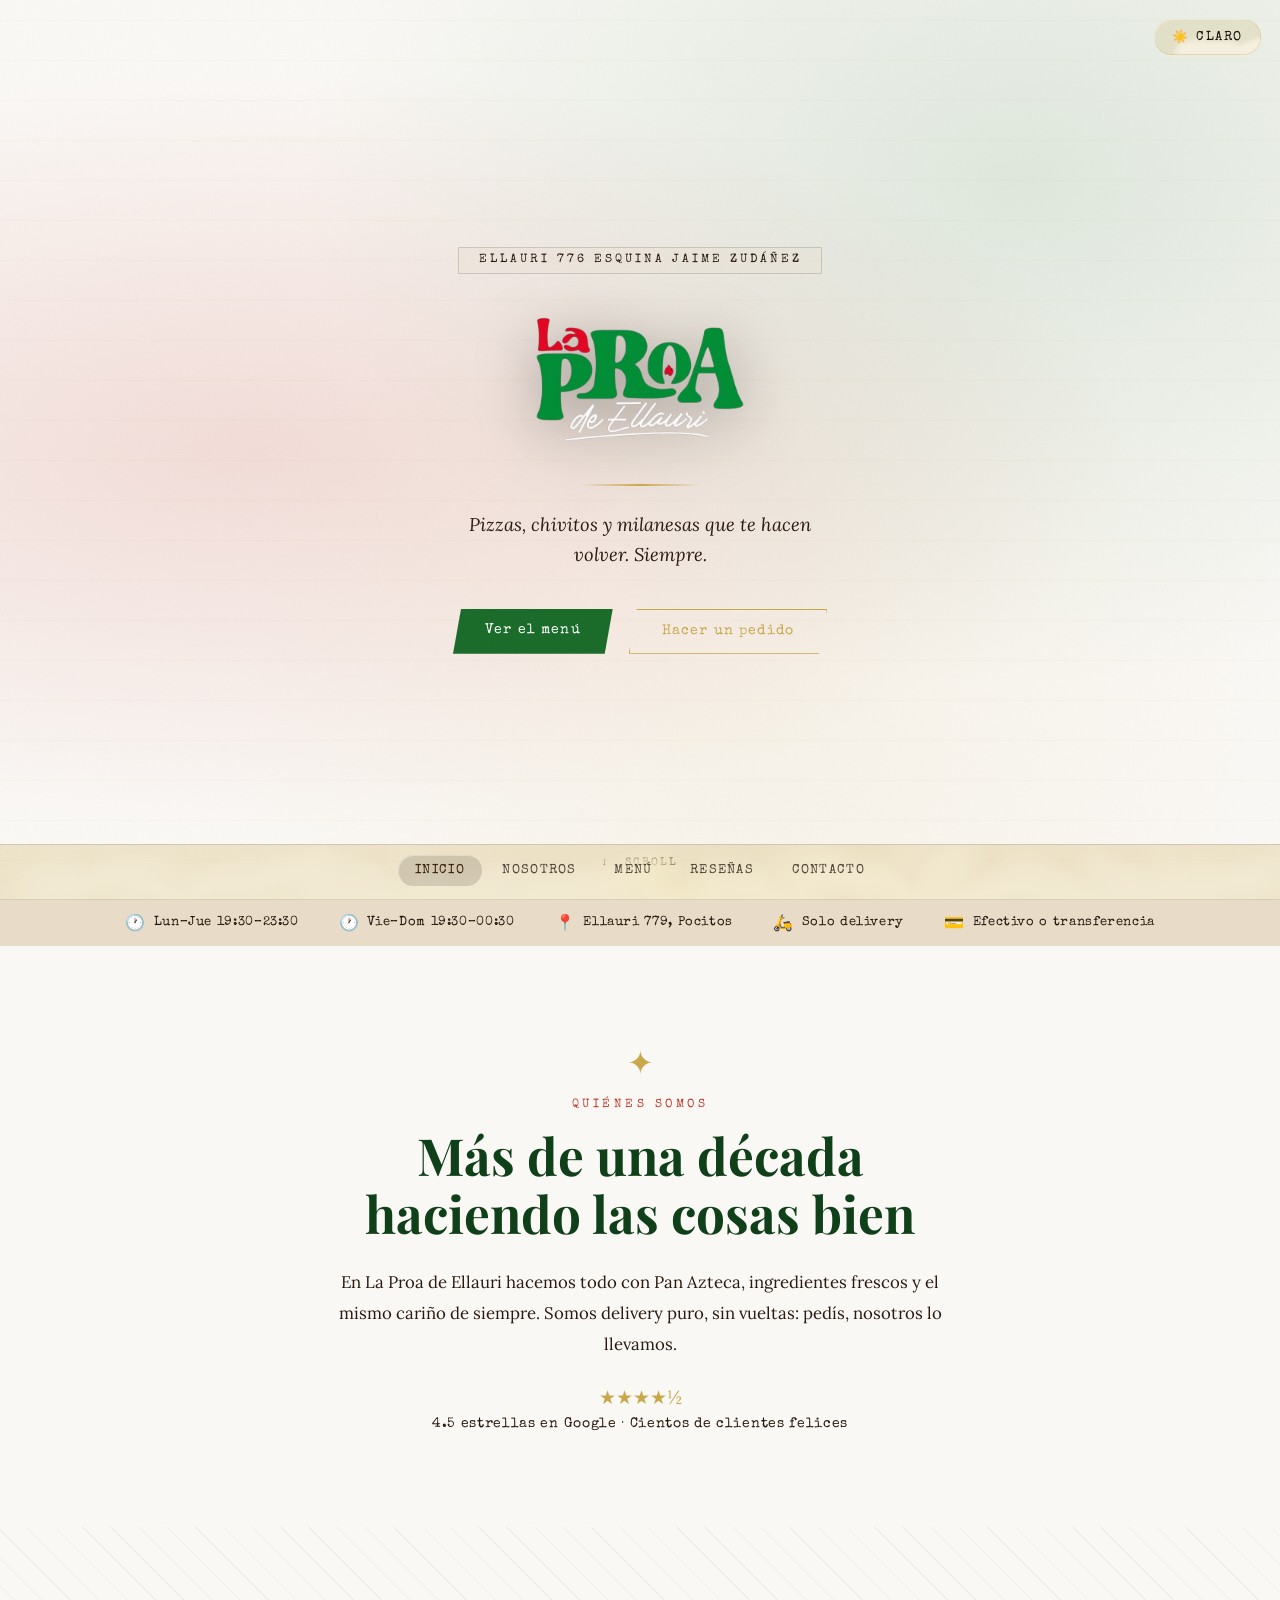
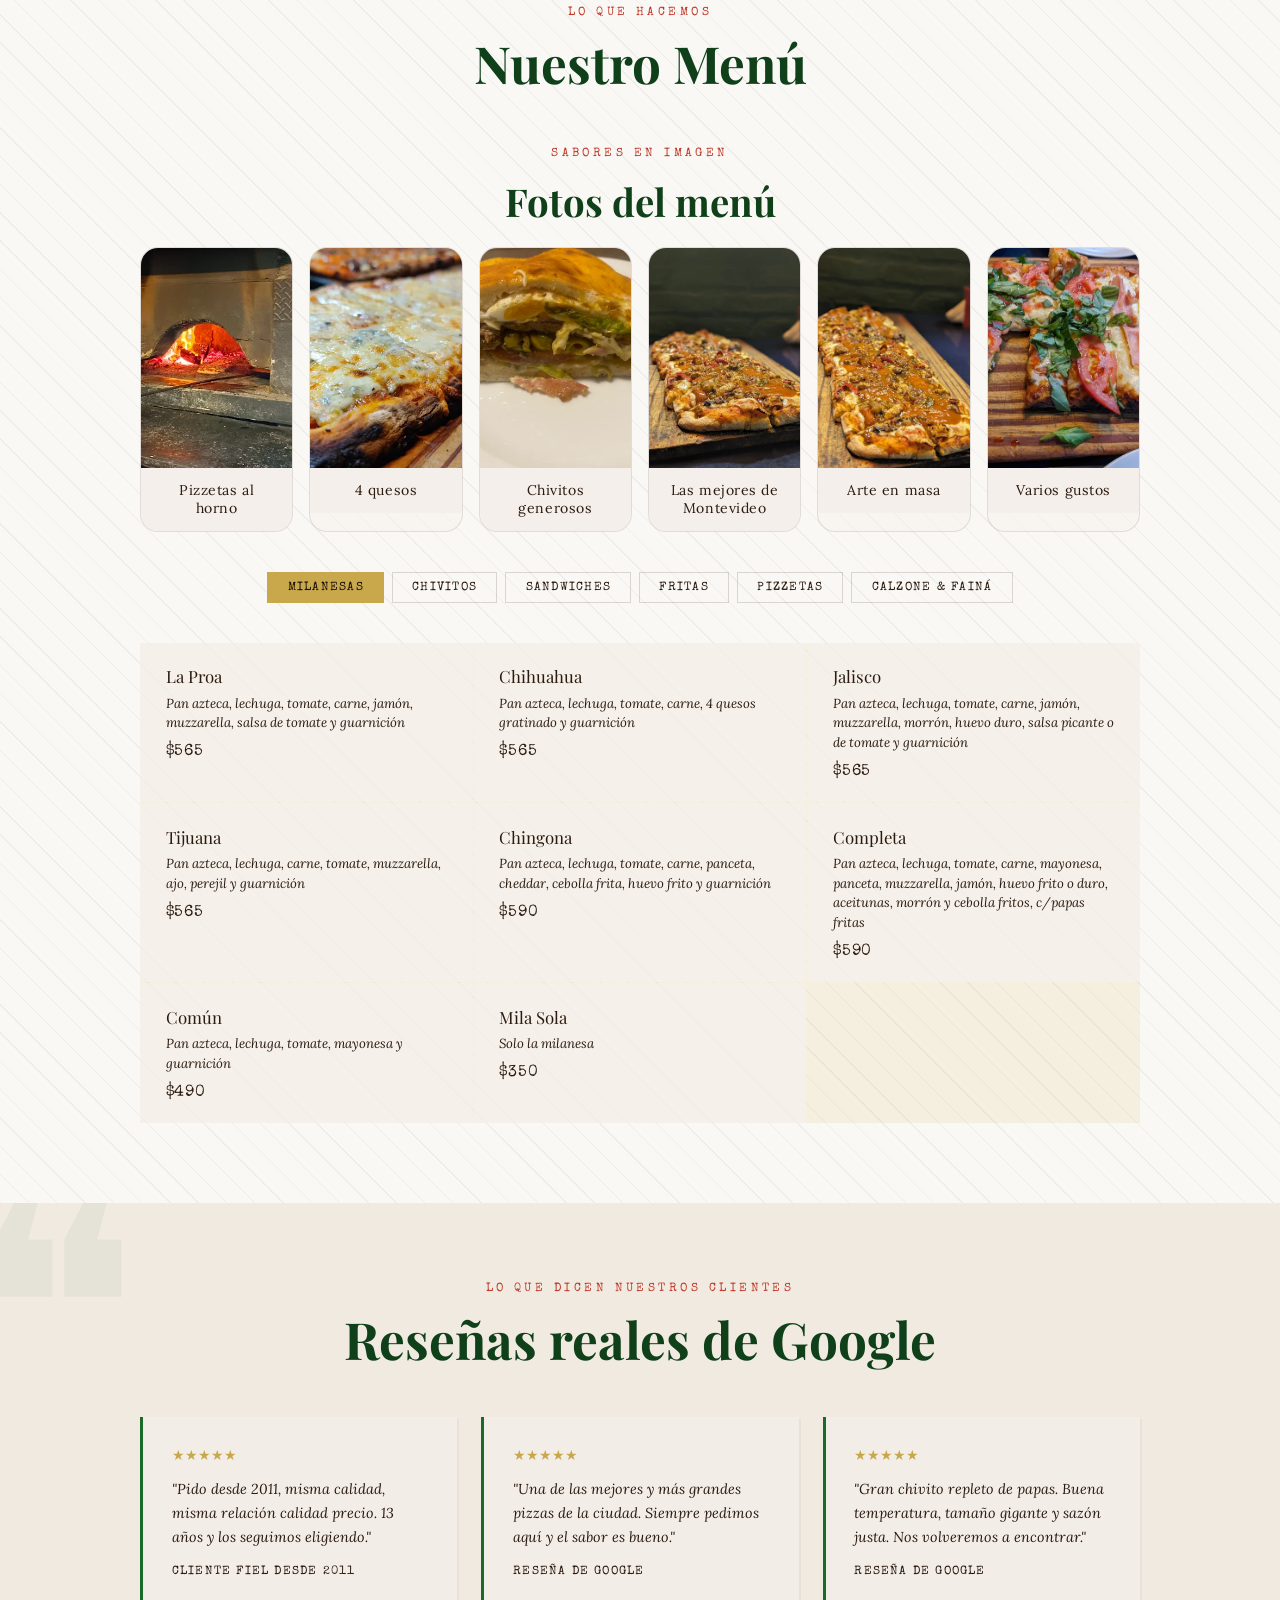
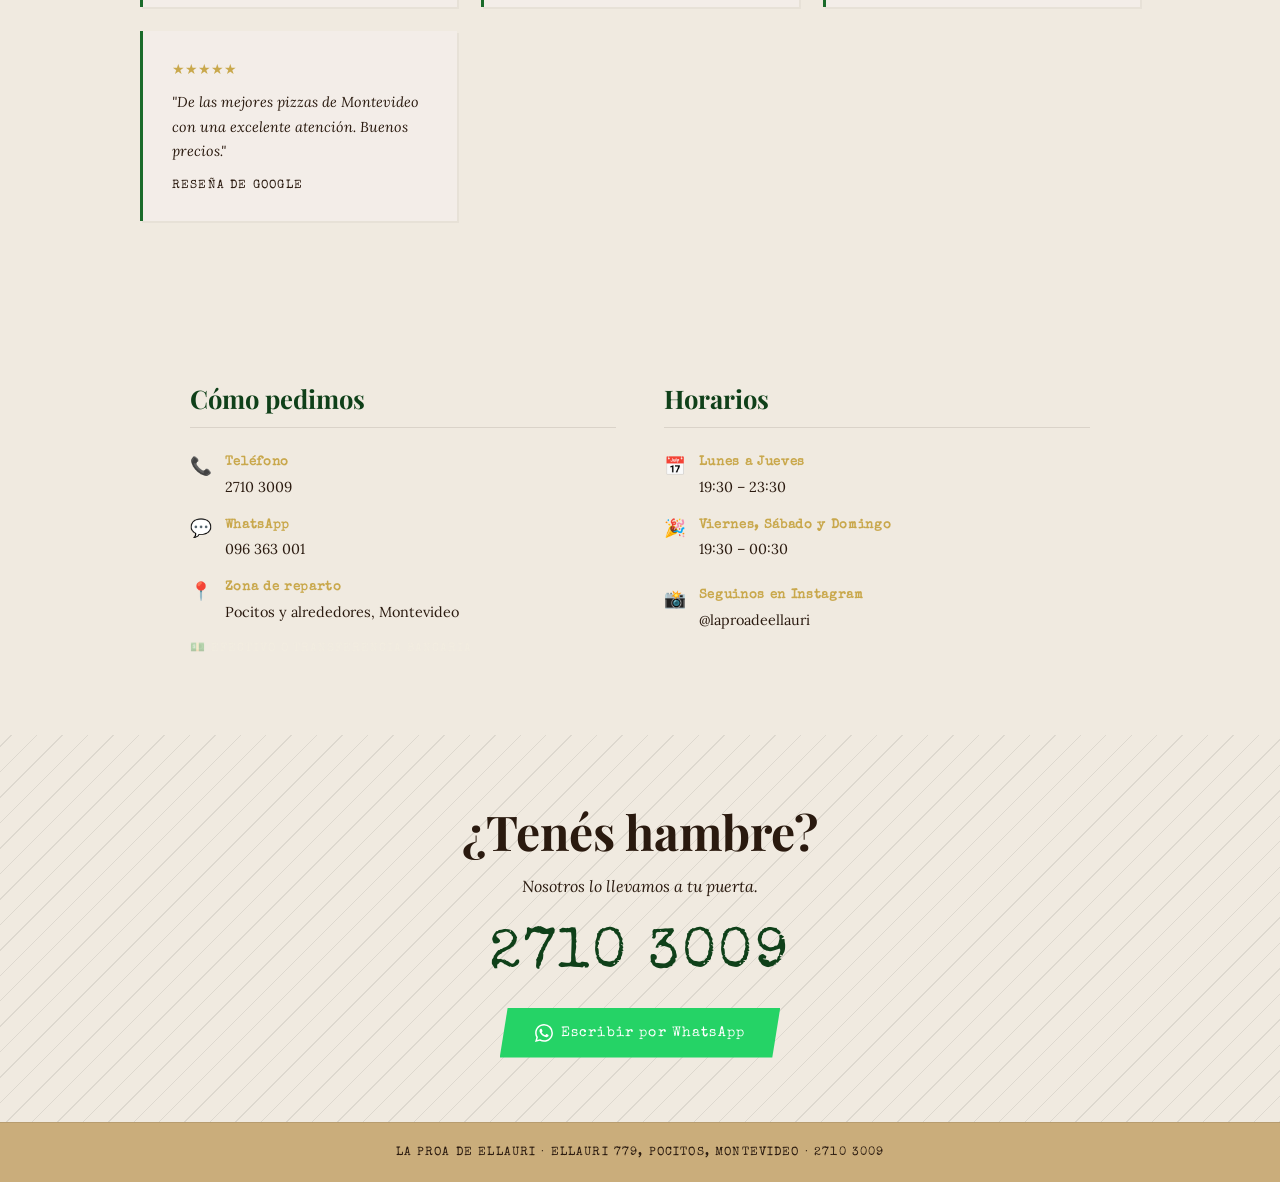
<file: index.html>
<!DOCTYPE html>
<html lang="es">
<head>
<meta charset="UTF-8">
<meta name="viewport" content="width=device-width, initial-scale=1.0">
<title>La Proa de Ellauri · Pizzería · Pocitos</title>
<link rel="icon" href="logo.png">
<link rel="preconnect" href="https://fonts.googleapis.com">
<link href="https://fonts.googleapis.com/css2?family=Playfair+Display:ital,wght@0,700;0,900;1,700&family=Lora:ital,wght@0,400;0,600;1,400&family=Special+Elite&display=swap" rel="stylesheet">
<style>
  :root {
    --verde: #1a6b2a;
    --verde-oscuro: #0f4019;
    --rojo: #c0392b;
    --rojo-oscuro: #8B1A12;
    --crema: #f5efe0;
    --crema-oscuro: #e8dcc8;
    --marron: #3d1f0a;
    --dorado: #c9a84c;
    --gris-calido: #6b5b4e;
    --negro: #1a1008;
  }

  * { margin: 0; padding: 0; box-sizing: border-box; }

  html { 
    scroll-behavior: smooth;
    margin: 0;
    padding: 0;
    width: 100%;
    height: 100%;
    background: var(--negro);
  }

  body {
    background-color: var(--crema);
    color: var(--marron);
    font-family: 'Lora', Georgia, serif;
    overflow-x: hidden;
    margin: 0;
    padding: 0;
    width: 100%;
    transition: background-color 400ms cubic-bezier(1,0,0.4,1), color 400ms cubic-bezier(1,0,0.4,1);
  }

  body.light-mode {
    background-color: #faf8f5;
  }

  /* TEXTURA DE FONDO */
  body::before {
    content: '';
    position: fixed;
    inset: 0;
    background-image: 
      url("data:image/svg+xml,%3Csvg xmlns='http://www.w3.org/2000/svg' width='300' height='300'%3E%3Cfilter id='noise'%3E%3CfeTurbulence type='fractalNoise' baseFrequency='0.65' numOctaves='3' stitchTiles='stitch'/%3E%3CfeColorMatrix type='saturate' values='0'/%3E%3C/filter%3E%3Crect width='300' height='300' filter='url(%23noise)' opacity='0.04'/%3E%3C/svg%3E");
    pointer-events: none;
    z-index: 1000;
    opacity: 0.5;
  }

  /* ─── HERO ─── */
  .hero {
    min-height: 100vh;
    background: var(--negro);
    position: relative;
    display: flex;
    flex-direction: column;
    align-items: center;
    justify-content: center;
    overflow: hidden;
    width: 100%;
    margin: 0;
    padding: 0;
    top: 0;
    left: 0;
  }

  body.light-mode .hero {
    background: #faf8f5;
  }

  .hero-bg {
    position: absolute;
    inset: 0;
    background: 
      radial-gradient(ellipse at 20% 50%, rgba(192,57,43,0.15) 0%, transparent 60%),
      radial-gradient(ellipse at 80% 20%, rgba(26,107,42,0.12) 0%, transparent 50%),
      radial-gradient(ellipse at 60% 80%, rgba(201,168,76,0.08) 0%, transparent 50%);
    top: 0;
    left: 0;
  }

  .hero-lines {
    position: absolute;
    inset: 0;
    background-image: repeating-linear-gradient(
      0deg,
      transparent,
      transparent 39px,
      rgba(201,168,76,0.06) 39px,
      rgba(201,168,76,0.06) 40px
    );
  }

  .hero-content {
    position: relative;
    z-index: 2;
    text-align: center;
    padding: 2rem;
    animation: fadeUp 1.2s ease both;
  }

  .hero-badge {
    display: inline-block;
    border: 1px solid rgba(201,168,76,0.4);
    color: var(--dorado);
    font-family: 'Special Elite', cursive;
    font-size: 0.75rem;
    letter-spacing: 0.25em;
    text-transform: uppercase;
    padding: 0.4rem 1.2rem;
    margin-bottom: 2rem;
    animation: fadeUp 1s 0.2s ease both;
  }

  .hero-logo {
    margin: 0 auto 1.5rem;
    animation: fadeUp 1s 0.4s ease both;
    display: block;
    width: min(280px, 80vw);
    max-width: 280px;
  }

  .hero-logo-img {
    width: 100%;
    height: auto;
    display: block;
    margin: 0 auto;
    filter: drop-shadow(0 10px 30px rgba(0, 0, 0, 0.35));
  }

  /* ─── LIQUID GLASS BUTTON (theme toggle) ─── */
  .glass-button {
    position: fixed;
    top: 1.2rem;
    right: 1.2rem;
    z-index: 1001;
    padding: 10px 18px;
    border: none;
    border-radius: 17px;
    cursor: pointer;
    overflow: hidden;
    background: transparent;
    transition: transform 0.2s ease;
    outline: none;
  }

  .glass-button:hover  { transform: scale(1.05); }
  .glass-button:active { transform: scale(0.95); }

  .glass-filter,
  .glass-overlay,
  .glass-specular {
    position: absolute;
    inset: 0;
    border-radius: inherit;
  }

  .glass-filter {
    z-index: 1;
    backdrop-filter: blur(4px);
    filter: url(#glass-distortion) saturate(120%) brightness(1.15);
  }

  .glass-overlay {
    z-index: 2;
    background: rgba(201, 168, 76, 0.22);
    box-shadow: inset 0 0 0 1px rgba(201, 168, 76, 0.35);
    transition: background 400ms ease;
  }

  .glass-specular {
    z-index: 3;
    box-shadow: inset 1px 1px 1px rgba(255,255,255,0.6);
  }

  .glass-content {
    position: relative;
    z-index: 4;
    color: #ffffff;
    font-family: 'Special Elite', cursive;
    font-size: 0.8rem;
    letter-spacing: 0.12em;
    text-transform: uppercase;
    display: flex;
    align-items: center;
    gap: 0.4rem;
    white-space: nowrap;
  }

  /* ─── LIGHT MODE OVERRIDES ─── */
  body.light-mode .glass-overlay { background: rgba(201, 168, 76, 0.18); }
  body.light-mode .glass-content { color: var(--negro); }

  body.light-mode .hero { background: #faf8f5; }
  body.light-mode .hero-tagline { color: #2a1a0f; }
  body.light-mode .hero-badge { color: #2a1a0f; border-color: rgba(26,16,8,0.15); background: rgba(230,220,210,0.3); }
  body.light-mode .section-menu { background: #faf8f5; }
  body.light-mode .section-menu::before { background-image: repeating-linear-gradient(45deg, rgba(26,16,8,0.05) 0px, rgba(26,16,8,0.05) 1px, transparent 1px, transparent 20px); }
  body.light-mode .menu-item, body.light-mode .pizzeta-item, body.light-mode .review-card, body.light-mode .extras-box { background: rgba(245,240,235,0.8); }
  body.light-mode .menu-header .section-title { color: var(--verde-oscuro); }
  body.light-mode .menu-item-name, body.light-mode .menu-item-desc, body.light-mode .menu-item-price, body.light-mode .extra-item, body.light-mode .review-text, body.light-mode .info-row-text, body.light-mode .review-author { color: #2a1a0f; }
  body.light-mode .section-info { background: #f0eae0; }
  body.light-mode .cta-final { background: #f0eae0; color: #2a1a0f; }
  body.light-mode .cta-final h2 { color: #2a1a0f; }
  body.light-mode .cta-final p { color: #2a1a0f; }
  body.light-mode .cta-phone { color: var(--verde-oscuro); }
  body.light-mode .cta-phone:hover { color: var(--rojo); }
  body.light-mode footer { background: #caad7b; color: #2a1a0f; border-top-color: rgba(26,16,8,0.1); }
  body.light-mode .tab-btn { color: #2a1a0f; border-color: rgba(26,16,8,0.15); }
  body.light-mode .tab-btn:hover, body.light-mode .tab-btn.active { background: var(--dorado); color: var(--negro); border-color: var(--dorado); }
  body.light-mode .hero-scroll { color: #5a4a40; }
  body.light-mode .hero-divider { background: linear-gradient(90deg, transparent, var(--dorado), transparent); }
  body.light-mode .section-label { color: var(--rojo); }
  body.light-mode .section-title { color: var(--verde-oscuro); }
  body.light-mode .section-text { color: #2a1a0f; }
  body.light-mode .stars-text { color: #2a1a0f; }
  body.light-mode .review-card { background: rgba(245,240,235,0.7); box-shadow: 2px 2px 0 rgba(0,0,0,0.04); }
  body.light-mode .review-card:hover { box-shadow: 4px 4px 0 rgba(0,0,0,0.06); }
  body.light-mode .info-block-title { color: var(--verde-oscuro); border-bottom-color: rgba(26,16,8,0.1); }
  body.light-mode .info-row-text { color: #2a1a0f; }
  body.light-mode .gallery-item { background: rgba(245,240,235,0.5); border-color: rgba(26,16,8,0.1); }
  body.light-mode .gallery-item figcaption { color: #2a1a0f; background: rgba(245,240,235,0.95); }
  body.light-mode .info-bar { background: #e8dcc8; color: #2a1a0f; }
  body.light-mode .info-item { color: #2a1a0f; }
  body.light-mode .section-nosotros { background: #faf8f5; }
  body.light-mode .section-reviews { background: #f0eae0; }
  body.light-mode .pizzeta-desc { color: #2a1a0f; }
  body.light-mode .gallery-title { color: var(--verde-oscuro); }
  body.light-mode .info-row-text a { color: #2a1a0f; }
  body.light-mode .info-row-text a:hover { color: var(--rojo); }

  .hero-logo-la { font-family: 'Playfair Display', serif; font-size: clamp(3rem, 8vw, 6rem); font-style: italic; color: var(--rojo); line-height: 0.9; display: block; }
  .hero-logo-proa { font-family: 'Playfair Display', serif; font-size: clamp(5rem, 15vw, 11rem); font-weight: 900; color: var(--verde); line-height: 0.85; display: block; letter-spacing: -0.02em; text-shadow: 4px 4px 0px var(--verde-oscuro); }
  .hero-logo-de { font-family: 'Special Elite', cursive; color: rgba(255,255,255,0.85); font-size: clamp(1.2rem, 3vw, 2rem); letter-spacing: 0.1em; display: block; margin-top: 0.3rem; }

  .hero-divider { width: 120px; height: 2px; background: linear-gradient(90deg, transparent, var(--dorado), transparent); margin: 1.5rem auto; animation: fadeUp 1s 0.6s ease both; }
  .hero-tagline { font-family: 'Lora', serif; font-style: italic; color: rgba(255,255,255,0.7); font-size: clamp(0.95rem, 2vw, 1.15rem); max-width: 380px; line-height: 1.6; animation: fadeUp 1s 0.8s ease both; }
  .hero-cta-group { display: flex; gap: 1rem; justify-content: center; flex-wrap: wrap; margin-top: 2.5rem; animation: fadeUp 1s 1s ease both; }

  .btn-primary { background: var(--verde); color: white; border: none; font-family: 'Special Elite', cursive; font-size: 0.9rem; letter-spacing: 0.08em; padding: 0.9rem 2rem; cursor: pointer; text-decoration: none; display: inline-block; position: relative; transition: all 0.25s; clip-path: polygon(8px 0%, 100% 0%, calc(100% - 8px) 100%, 0% 100%); }
  .btn-primary:hover { background: var(--verde-oscuro); transform: translateY(-2px); box-shadow: 0 8px 24px rgba(26,107,42,0.4); }
  .btn-secondary { background: transparent; color: var(--dorado); border: 1px solid var(--dorado); font-family: 'Special Elite', cursive; font-size: 0.9rem; letter-spacing: 0.08em; padding: 0.9rem 2rem; cursor: pointer; text-decoration: none; display: inline-block; transition: all 0.25s; clip-path: polygon(8px 0%, 100% 0%, calc(100% - 8px) 100%, 0% 100%); }
  .btn-secondary:hover { background: var(--dorado); color: var(--negro); transform: translateY(-2px); }

  .hero-scroll { position: absolute; bottom: 2rem; left: 50%; transform: translateX(-50%); color: rgba(255,255,255,0.3); font-family: 'Special Elite', cursive; font-size: 0.7rem; letter-spacing: 0.2em; text-transform: uppercase; animation: bounce 2s infinite; }

  /* ─── INFO BAR ─── */
  .info-bar { background: var(--rojo); padding: 0.8rem 2rem; display: flex; justify-content: center; gap: 2.5rem; flex-wrap: wrap; align-items: center; }
  .info-item { display: flex; align-items: center; gap: 0.5rem; color: rgba(255,255,255,0.92); font-family: 'Special Elite', cursive; font-size: 0.8rem; letter-spacing: 0.05em; }
  .info-icon { font-size: 1rem; }

  /* ─── NOSOTROS ─── */
  .section-nosotros { padding: 6rem 2rem; max-width: 900px; margin: 0 auto; text-align: center; position: relative; }
  .ornament { font-size: 2rem; color: var(--dorado); display: block; margin-bottom: 1rem; }
  .section-label { font-family: 'Special Elite', cursive; font-size: 0.72rem; letter-spacing: 0.3em; text-transform: uppercase; color: var(--rojo); margin-bottom: 1rem; }
  .section-title { font-family: 'Playfair Display', serif; font-size: clamp(2rem, 5vw, 3.2rem); color: var(--verde-oscuro); line-height: 1.15; margin-bottom: 1.5rem; }
  .section-text { font-size: 1.05rem; line-height: 1.85; color: var(--gris-calido); max-width: 620px; margin: 0 auto; }
  .stars-row { display: flex; justify-content: center; gap: 0.3rem; margin: 1.5rem 0 0.5rem; font-size: 1.2rem; color: var(--dorado); }
  .stars-text { font-family: 'Special Elite', cursive; color: var(--gris-calido); font-size: 0.85rem; letter-spacing: 0.05em; }

  /* ─── MENÚ ─── */
  .section-menu { background: var(--verde-oscuro); position: relative; overflow: hidden; padding: 5rem 2rem; }
  .section-menu::before { content: ''; position: absolute; inset: 0; background-image: repeating-linear-gradient(45deg, rgba(255,255,255,0.015) 0px, rgba(255,255,255,0.015) 1px, transparent 1px, transparent 20px); }
  .menu-inner { max-width: 1000px; margin: 0 auto; position: relative; }
  .menu-header { text-align: center; margin-bottom: 3.5rem; }
  .menu-header .section-label { color: var(--dorado); }
  .menu-header .section-title { color: var(--crema); }
  .menu-gallery { max-width: 1000px; margin: 0 auto 2.5rem; text-align: center; position: relative; z-index: 2; }
  .menu-gallery .section-label { color: rgba(245,239,224,0.7); }
  .gallery-title { font-family: 'Playfair Display', serif; color: var(--crema); font-size: clamp(1.6rem, 3vw, 2.4rem); margin-bottom: 1.2rem; }
  .gallery-grid { display: grid; grid-template-columns: repeat(auto-fit, minmax(140px, 1fr)); gap: 1rem; }
  .gallery-item { overflow: hidden; border-radius: 18px; border: 1px solid rgba(255,255,255,0.12); background: rgba(255,255,255,0.04); }
  .gallery-item img { width: 100%; height: 220px; object-fit: cover; display: block; }
  .gallery-item figcaption { padding: 0.85rem 0.95rem; color: var(--crema); font-size: 0.88rem; letter-spacing: 0.04em; background: rgba(0,0,0,0.25); }
  .menu-tabs { display: flex; justify-content: center; gap: 0.5rem; flex-wrap: wrap; margin-bottom: 2.5rem; }
  .tab-btn { background: transparent; border: 1px solid rgba(201,168,76,0.35); color: rgba(245,239,224,0.6); font-family: 'Special Elite', cursive; font-size: 0.78rem; letter-spacing: 0.1em; text-transform: uppercase; padding: 0.5rem 1.2rem; cursor: pointer; transition: all 0.2s; }
  .tab-btn:hover, .tab-btn.active { background: var(--dorado); border-color: var(--dorado); color: var(--negro); }
  .menu-panel { display: none; }
  .menu-panel.active { display: block; }
  .menu-grid { display: grid; grid-template-columns: repeat(auto-fill, minmax(280px, 1fr)); gap: 1px; background: rgba(201,168,76,0.12); }
  .menu-item { background: rgba(15,64,25,0.8); padding: 1.4rem 1.6rem; transition: background 0.2s; }
  .menu-item:hover { background: rgba(15,64,25,1); }
  .menu-item-name { font-family: 'Playfair Display', serif; font-size: 1.05rem; color: var(--crema); margin-bottom: 0.4rem; }
  .menu-item-desc { font-size: 0.82rem; color: rgba(245,239,224,0.55); line-height: 1.5; font-style: italic; margin-bottom: 0.7rem; }
  .menu-item-price { font-family: 'Special Elite', cursive; color: var(--dorado); font-size: 1rem; letter-spacing: 0.05em; }
  .extras-box { border: 1px solid rgba(201,168,76,0.2); padding: 1.2rem 1.6rem; margin-top: 1px; background: rgba(15,64,25,0.4); }
  .extras-title { font-family: 'Special Elite', cursive; color: var(--dorado); font-size: 0.78rem; letter-spacing: 0.15em; text-transform: uppercase; margin-bottom: 0.6rem; }
  .extras-list { display: flex; gap: 1.5rem; flex-wrap: wrap; }
  .extra-item { color: rgba(245,239,224,0.6); font-size: 0.82rem; }
  .extra-item span { color: var(--dorado); font-family: 'Special Elite', cursive; }
  .pizzeta-grid { display: grid; grid-template-columns: repeat(auto-fill, minmax(220px, 1fr)); gap: 1px; background: rgba(201,168,76,0.12); }
  .pizzeta-item { background: rgba(15,64,25,0.8); padding: 1rem 1.2rem; display: flex; justify-content: space-between; align-items: flex-start; gap: 0.5rem; transition: background 0.2s; }
  .pizzeta-item:hover { background: rgba(15,64,25,1); }
  .pizzeta-num { font-family: 'Playfair Display', serif; font-size: 1.4rem; font-weight: 900; color: rgba(201,168,76,0.3); min-width: 2rem; line-height: 1; }
  .pizzeta-info { flex: 1; }
  .pizzeta-desc { font-size: 0.8rem; color: rgba(245,239,224,0.6); font-style: italic; line-height: 1.4; }
  .pizzeta-price { font-family: 'Special Elite', cursive; color: var(--dorado); font-size: 0.85rem; white-space: nowrap; }

  /* ─── REVIEWS ─── */
  .section-reviews { padding: 5rem 2rem; background: var(--crema-oscuro); position: relative; overflow: hidden; }
  .section-reviews::before { content: '❝'; position: absolute; font-size: 20rem; color: rgba(26,107,42,0.05); top: -3rem; left: -2rem; font-family: Georgia, serif; line-height: 1; }
  .reviews-inner { max-width: 1000px; margin: 0 auto; }
  .reviews-header { text-align: center; margin-bottom: 3rem; }
  .reviews-grid { display: grid; grid-template-columns: repeat(auto-fill, minmax(280px, 1fr)); gap: 1.5rem; }
  .review-card { background: var(--crema); padding: 1.8rem; border-left: 3px solid var(--verde); position: relative; box-shadow: 4px 4px 0 rgba(0,0,0,0.06); transition: transform 0.2s, box-shadow 0.2s; }
  .review-card:hover { transform: translateY(-3px); box-shadow: 6px 8px 0 rgba(0,0,0,0.09); }
  .review-stars { color: var(--dorado); font-size: 0.85rem; margin-bottom: 0.8rem; }
  .review-text { font-size: 0.9rem; line-height: 1.7; color: var(--gris-calido); font-style: italic; margin-bottom: 1rem; }
  .review-author { font-family: 'Special Elite', cursive; font-size: 0.75rem; letter-spacing: 0.1em; color: var(--verde); text-transform: uppercase; }

  /* ─── INFO ─── */
  .section-info { padding: 5rem 2rem; background: var(--negro); }
  .info-inner { max-width: 900px; margin: 0 auto; display: grid; grid-template-columns: repeat(auto-fit, minmax(240px, 1fr)); gap: 3rem; align-items: start; }
  .info-block-title { font-family: 'Playfair Display', serif; font-size: 1.6rem; color: var(--crema); margin-bottom: 1.5rem; padding-bottom: 0.8rem; border-bottom: 1px solid rgba(201,168,76,0.3); }
  .info-row { display: flex; gap: 0.8rem; margin-bottom: 1rem; align-items: flex-start; }
  .info-row-icon { font-size: 1.1rem; margin-top: 0.1rem; flex-shrink: 0; }
  .info-row-text { color: rgba(245,239,224,0.7); font-size: 0.9rem; line-height: 1.6; }
  .info-row-text strong { color: var(--dorado); font-family: 'Special Elite', cursive; font-size: 0.82rem; letter-spacing: 0.05em; display: block; margin-bottom: 0.15rem; }
  .info-row-text a { color: rgba(245,239,224,0.7); text-decoration: none; }
  .info-row-text a:hover { color: var(--dorado); }
  .pago-note { margin-top: 1rem; font-family: 'Special Elite', cursive; font-size: 0.75rem; letter-spacing: 0.08em; color: rgba(245,239,224,0.4); text-transform: uppercase; }

  /* ─── CTA ─── */
  .cta-final { text-align: center; padding: 4rem 2rem; background: var(--rojo-oscuro); position: relative; overflow: hidden; }
  .cta-final::before { content: ''; position: absolute; inset: 0; background: repeating-linear-gradient(-45deg, rgba(0,0,0,0.08) 0px, rgba(0,0,0,0.08) 1px, transparent 1px, transparent 18px); }
  .cta-final-inner { position: relative; }
  .cta-final h2 { font-family: 'Playfair Display', serif; font-size: clamp(1.8rem, 4vw, 3rem); color: white; margin-bottom: 0.8rem; }
  .cta-final p { color: rgba(255,255,255,0.7); font-style: italic; margin-bottom: 2rem; font-size: 1rem; }
  .cta-phone { font-family: 'Special Elite', cursive; font-size: clamp(2rem, 6vw, 3.5rem); color: var(--crema); display: block; margin-bottom: 1.5rem; text-decoration: none; letter-spacing: 0.05em; transition: color 0.2s; }
  .cta-phone:hover { color: var(--dorado); }
  .cta-buttons { display: flex; gap: 1rem; justify-content: center; flex-wrap: wrap; }
  .btn-wa { background: #25D366; color: white; border: none; font-family: 'Special Elite', cursive; font-size: 0.9rem; letter-spacing: 0.08em; padding: 1rem 2.2rem; cursor: pointer; text-decoration: none; display: inline-flex; align-items: center; gap: 0.5rem; transition: all 0.25s; clip-path: polygon(8px 0%, 100% 0%, calc(100% - 8px) 100%, 0% 100%); }
  .btn-wa:hover { background: #128C7E; transform: translateY(-2px); }

  /* ─── FOOTER ─── */
  footer { background: var(--negro); border-top: 1px solid rgba(201,168,76,0.15); padding: 1.5rem 2rem; text-align: center; font-family: 'Special Elite', cursive; font-size: 0.72rem; color: rgba(255,255,255,0.25); letter-spacing: 0.1em; text-transform: uppercase; }

  /* ─── ANIMACIONES ─── */
  @keyframes fadeUp { from { opacity: 0; transform: translateY(24px); } to { opacity: 1; transform: translateY(0); } }
  @keyframes bounce { 0%, 100% { transform: translateX(-50%) translateY(0); } 50% { transform: translateX(-50%) translateY(6px); } }

  .reveal { opacity: 0; transform: translateY(30px); transition: opacity 0.7s ease, transform 0.7s ease; }
  .reveal.visible { opacity: 1; transform: translateY(0); }

  /* ─── MOBILE ─── */
  @media (max-width: 600px) {
    .info-bar { gap: 1rem; }
    .hero-cta-group { flex-direction: column; align-items: center; }
    .menu-tabs { gap: 0.4rem; }
    .tab-btn { font-size: 0.7rem; padding: 0.4rem 0.9rem; }
    .info-inner { gap: 2rem; }
  }

  /* sr-only utility */
  .sr-only { position: absolute; width: 1px; height: 1px; padding: 0; margin: -1px; overflow: hidden; clip: rect(0,0,0,0); white-space: nowrap; border-width: 0; }
  /* ─── GLASS NAV BAR ─── */
  .glass-nav {
    position: fixed;
    bottom: 0;
    left: 0;
    right: 0;
    z-index: 1002;
    border-radius: 0;
    overflow: hidden;
    background: transparent;
    opacity: 1;
    transform: translateY(0);
  }

  .glass-nav .glass-filter,
  .glass-nav .glass-overlay,
  .glass-nav .glass-specular {
    position: absolute;
    inset: 0;
    border-radius: 0;
  }

  .glass-nav .glass-filter {
    z-index: 1;
    backdrop-filter: blur(16px) saturate(160%);
    filter: url(#glass-distortion) saturate(120%) brightness(1.1);
  }

  .glass-nav .glass-overlay {
    z-index: 2;
    background: rgba(201, 168, 76, 0.22);
    box-shadow: inset 0 1px 0 rgba(201, 168, 76, 0.40);
    transition: background 400ms ease, box-shadow 400ms ease;
  }

  body.light-mode .glass-nav .glass-overlay {
    background: rgba(201, 168, 76, 0.25);
  }

  .glass-nav .glass-specular {
    z-index: 3;
    box-shadow:
      inset 0 1px 0px rgba(255,255,255,0.55),
      inset 0 -1px 0px rgba(0,0,0,0.06);
  }

  .glass-nav .glass-content {
    position: relative;
    z-index: 4;
    padding: 0.7rem 1.5rem 0.9rem;
    display: flex;
    justify-content: center;
  }

  .nav-icon { display: none; }
  .nav-label { display: inline; }

  .nav-list {
    list-style: none;
    margin: 0;
    padding: 0;
    display: flex;
    align-items: center;
    justify-content: center;
    gap: 0.15rem;
  }

  .nav-list li { display: flex; justify-content: center; }

  .nav-item {
    color: rgba(255,255,255,0.85);
    text-decoration: none;
    font-family: 'Special Elite', cursive;
    font-size: 0.8rem;
    letter-spacing: 0.10em;
    text-transform: uppercase;
    padding: 0.55rem 1.1rem;
    border-radius: 99em;
    transition: color 250ms ease, transform 150ms ease;
    white-space: nowrap;
    display: block;
    position: relative;
    z-index: 1;
  }

  .nav-item:hover { transform: scale(1.06); }
  .nav-item.active { color: #fff; }

  body.light-mode .nav-item { color: rgba(26,16,8,0.72); }
  body.light-mode .nav-item.active { color: var(--marron); }

  /* sliding pill — only the indicator is pill-shaped */
  .nav-pill {
    position: absolute;
    border-radius: 99em;
    background: rgba(255,255,255,0.22);
    box-shadow:
      inset 1px 1px 0 rgba(255,255,255,0.45),
      inset -1px -1px 0 rgba(0,0,0,0.08),
      0 2px 8px rgba(0,0,0,0.12);
    pointer-events: none;
    z-index: 0;
    transition: left 350ms cubic-bezier(0.4, 0, 0.2, 1),
                width 350ms cubic-bezier(0.4, 0, 0.2, 1),
                top 350ms cubic-bezier(0.4, 0, 0.2, 1),
                height 350ms cubic-bezier(0.4, 0, 0.2, 1);
  }

  /* nav on light-background sections */
  .glass-nav.nav-dark .glass-overlay {
    background: rgba(26, 16, 8, 0.20);
    box-shadow: inset 0 1px 0 rgba(26, 16, 8, 0.25);
  }
  .glass-nav.nav-dark .glass-specular {
    box-shadow:
      inset 0 1px 0px rgba(255,255,255,0.30),
      inset 0 -1px 0px rgba(0,0,0,0.10);
  }
  .glass-nav.nav-dark .nav-item { color: rgba(26,16,8,0.75); }
  .glass-nav.nav-dark .nav-item.active { color: var(--marron); }
  .glass-nav.nav-dark .nav-pill {
    background: rgba(26,16,8,0.14);
    box-shadow: inset 1px 1px 0 rgba(255,255,255,0.35);
  }

  /* mobile */
  @media (max-width: 600px) {
    .glass-nav .glass-content { padding: 0.6rem 0.3rem 0.85rem; }
    .nav-item {
      font-size: 0.58rem;
      letter-spacing: 0.03em;
      padding: 0.45rem 0.45rem;
    }
    .nav-label { display: inline; }
    .nav-icon { display: none; }
  }
</style>
</head>
<body>

<!-- SVG Filter for Glass Distortion -->
<svg style="display:none">
  <filter id="glass-distortion">
    <feTurbulence type="turbulence" baseFrequency="0.008" numOctaves="2" result="noise" />
    <feDisplacementMap in="SourceGraphic" in2="noise" scale="77" />
  </filter>
</svg>

<!-- ══ GLASS NAV ══ -->
<nav class="glass-nav" id="glassNav" aria-label="Navegación principal">
  <div class="glass-filter"></div>
  <div class="glass-overlay"></div>
  <div class="glass-specular"></div>
  <div class="glass-content">
    <div class="nav-pill" id="navPill"></div>
    <ul class="nav-list">
      <li><a href="#inicio"   class="nav-item active" data-section="inicio"><span class="nav-label">Inicio</span><span class="nav-icon">🏠</span></a></li>
      <li><a href="#nosotros" class="nav-item" data-section="nosotros"><span class="nav-label">Nosotros</span><span class="nav-icon">👋</span></a></li>
      <li><a href="#menu"     class="nav-item" data-section="menu"><span class="nav-label">Menú</span><span class="nav-icon">🍽️</span></a></li>
      <li><a href="#resenas"  class="nav-item" data-section="resenas"><span class="nav-label">Reseñas</span><span class="nav-icon">⭐</span></a></li>
      <li><a href="#contacto" class="nav-item" data-section="contacto"><span class="nav-label">Contacto</span><span class="nav-icon">📞</span></a></li>
    </ul>
  </div>
</nav>

<!-- ══ HERO ══ -->
<section class="hero" id="inicio">
  <button class="glass-button" id="themeToggle" aria-label="Cambiar tema">
    <div class="glass-filter"></div>
    <div class="glass-overlay"></div>
    <div class="glass-specular"></div>
    <div class="glass-content">
      <span id="themeIcon">🌙</span>
      <span id="themeLabel">oscuro</span>
    </div>
  </button>
  <div class="hero-bg"></div>
  <div class="hero-lines"></div>
  <div class="hero-content">
    <div class="hero-badge">Ellauri 776 esquina Jaime Zudáñez</div>
    <div class="hero-logo">
      <img src="logo.png" alt="Logo La Proa de Ellauri" class="hero-logo-img">
    </div>
    <div class="hero-divider"></div>
    <p class="hero-tagline">Pizzas, chivitos y milanesas que te hacen volver. Siempre.</p>
    <div class="hero-cta-group">
      <a href="#menu" class="btn-primary">Ver el menú</a>
      <a href="#pedido" class="btn-secondary">Hacer un pedido</a>
    </div>
  </div>
  <div class="hero-scroll">↓ &nbsp; Scroll</div>
</section>

<!-- ══ INFO BAR ══ -->
<div class="info-bar">
  <div class="info-item"><span class="info-icon">🕐</span> Lun–Jue 19:30–23:30</div>
  <div class="info-item"><span class="info-icon">🕐</span> Vie–Dom 19:30–00:30</div>
  <div class="info-item"><span class="info-icon">📍</span> Ellauri 779, Pocitos</div>
  <div class="info-item"><span class="info-icon">🛵</span> Solo delivery</div>
  <div class="info-item"><span class="info-icon">💳</span> Efectivo o transferencia</div>
</div>

<!-- ══ NOSOTROS ══ -->
<section class="section-nosotros" id="nosotros">
  <div class="reveal">
    <span class="ornament">✦</span>
    <p class="section-label">Quiénes somos</p>
    <h2 class="section-title">Más de una década<br>haciendo las cosas bien</h2>
    <p class="section-text">
      En La Proa de Ellauri hacemos todo con Pan Azteca, ingredientes frescos y el mismo cariño de siempre. Somos delivery puro, sin vueltas: pedís, nosotros lo llevamos.
    </p>
    <div class="stars-row">★★★★½</div>
    <p class="stars-text">4.5 estrellas en Google · Cientos de clientes felices</p>
  </div>
</section>

<!-- ══ MENÚ ══ -->
<section class="section-menu" id="menu">
  <div class="menu-inner">
    <div class="menu-header reveal">
      <p class="section-label">Lo que hacemos</p>
      <h2 class="section-title">Nuestro Menú</h2>
    </div>
    <div class="menu-gallery reveal">
      <p class="section-label">Sabores en imagen</p>
      <h3 class="gallery-title">Fotos del menú</h3>
      <div class="gallery-grid">
        <figure class="gallery-item"><img src="menu-images/1.webp" alt="Milanesa con guarnición" loading="lazy"><figcaption>Pizzetas al horno</figcaption></figure>
        <figure class="gallery-item"><img src="menu-images/2.webp" alt="Chivito con papas fritas" loading="lazy"><figcaption>4 quesos</figcaption></figure>
        <figure class="gallery-item"><img src="menu-images/3.webp" alt="Sandwich caliente" loading="lazy"><figcaption>Chivitos generosos</figcaption></figure>
        <figure class="gallery-item"><img src="menu-images/4.webp" alt="Papas fritas con gustos" loading="lazy"><figcaption>Las mejores de Montevideo</figcaption></figure>
        <figure class="gallery-item"><img src="menu-images/5.webp" alt="Pizzeta con queso y tomate" loading="lazy"><figcaption>Arte en masa</figcaption></figure>
        <figure class="gallery-item"><img src="menu-images/6.webp" alt="Fainá recién hecha" loading="lazy"><figcaption>Varios gustos</figcaption></figure>
      </div>
    </div>
    <div class="menu-tabs reveal">
      <button class="tab-btn active" onclick="showTab('milanesas')">Milanesas</button>
      <button class="tab-btn" onclick="showTab('chivitos')">Chivitos</button>
      <button class="tab-btn" onclick="showTab('sandwiches')">Sandwiches</button>
      <button class="tab-btn" onclick="showTab('fritas')">Fritas</button>
      <button class="tab-btn" onclick="showTab('pizzetas')">Pizzetas</button>
      <button class="tab-btn" onclick="showTab('calzone')">Calzone & Fainá</button>
    </div>

    <!-- MILANESAS -->
    <div class="menu-panel active" id="tab-milanesas">
      <div class="menu-grid">
        <div class="menu-item"><div class="menu-item-name">La Proa</div><div class="menu-item-desc">Pan azteca, lechuga, tomate, carne, jamón, muzzarella, salsa de tomate y guarnición</div><div class="menu-item-price">$565</div></div>
        <div class="menu-item"><div class="menu-item-name">Chihuahua</div><div class="menu-item-desc">Pan azteca, lechuga, tomate, carne, 4 quesos gratinado y guarnición</div><div class="menu-item-price">$565</div></div>
        <div class="menu-item"><div class="menu-item-name">Jalisco</div><div class="menu-item-desc">Pan azteca, lechuga, tomate, carne, jamón, muzzarella, morrón, huevo duro, salsa picante o de tomate y guarnición</div><div class="menu-item-price">$565</div></div>
        <div class="menu-item"><div class="menu-item-name">Tijuana</div><div class="menu-item-desc">Pan azteca, lechuga, carne, tomate, muzzarella, ajo, perejil y guarnición</div><div class="menu-item-price">$565</div></div>
        <div class="menu-item"><div class="menu-item-name">Chingona</div><div class="menu-item-desc">Pan azteca, lechuga, tomate, carne, panceta, cheddar, cebolla frita, huevo frito y guarnición</div><div class="menu-item-price">$590</div></div>
        <div class="menu-item"><div class="menu-item-name">Completa</div><div class="menu-item-desc">Pan azteca, lechuga, tomate, carne, mayonesa, panceta, muzzarella, jamón, huevo frito o duro, aceitunas, morrón y cebolla fritos, c/papas fritas</div><div class="menu-item-price">$590</div></div>
        <div class="menu-item"><div class="menu-item-name">Común</div><div class="menu-item-desc">Pan azteca, lechuga, tomate, mayonesa y guarnición</div><div class="menu-item-price">$490</div></div>
        <div class="menu-item"><div class="menu-item-name">Mila Sola</div><div class="menu-item-desc">Solo la milanesa</div><div class="menu-item-price">$350</div></div>
      </div>
    </div>

    <!-- CHIVITOS -->
    <div class="menu-panel" id="tab-chivitos">
      <div class="menu-grid">
        <div class="menu-item"><div class="menu-item-name">La Proa</div><div class="menu-item-desc">Pan azteca, tomate, lechuga, mayonesa, carne, panceta, muzzarella, jamón, huevo frito, aceitunas, morrón y cebolla fritos, c/papas fritas</div><div class="menu-item-price">$565</div></div>
        <div class="menu-item"><div class="menu-item-name">Canadiense</div><div class="menu-item-desc">Pan azteca, tomate, lechuga, mayonesa, carne, panceta, muzzarella, jamón, huevo duro, aceitunas, morrón y cebolla fritos, c/papas fritas</div><div class="menu-item-price">$565</div></div>
        <div class="menu-item"><div class="menu-item-name">Ahogado</div><div class="menu-item-desc">Igual que La Proa pero bañado en salsa mexicana, c/papas fritas</div><div class="menu-item-price">$565</div></div>
        <div class="menu-item"><div class="menu-item-name">Chingón</div><div class="menu-item-desc">Pan azteca, tomate, lechuga, mayonesa, carne, panceta, cheddar, jamón, huevo frito o duro, aceitunas, cebolla frita, c/papas fritas</div><div class="menu-item-price">$565</div></div>
      </div>
      <div class="extras-box">
        <div class="extras-title">Extras</div>
        <div class="extras-list">
          <div class="extra-item">Carne extra <span>$150</span></div>
          <div class="extra-item">Gusto extra <span>$65</span></div>
          <div class="extra-item">Salsa / Guarnición <span>$130</span></div>
        </div>
      </div>
    </div>

    <!-- SANDWICHES -->
    <div class="menu-panel" id="tab-sandwiches">
      <div class="menu-grid">
        <div class="menu-item"><div class="menu-item-name">Sandwich Caliente</div><div class="menu-item-desc">Pan azteca, jamón y muzzarella</div><div class="menu-item-price">$330</div></div>
        <div class="menu-item"><div class="menu-item-name">Caliente Napolitano</div><div class="menu-item-desc">Pan azteca, jamón, muzzarella, tomate y orégano</div><div class="menu-item-price">$370</div></div>
        <div class="menu-item"><div class="menu-item-name">Caliente Caprese</div><div class="menu-item-desc">Pan azteca, jamón, muzzarella, tomate y albahaca</div><div class="menu-item-price">$370</div></div>
        <div class="menu-item"><div class="menu-item-name">Caliente Chingón</div><div class="menu-item-desc">Pan azteca, panceta, cheddar, cebolla frita y huevo frito</div><div class="menu-item-price">$395</div></div>
      </div>
    </div>

    <!-- FRITAS -->
    <div class="menu-panel" id="tab-fritas">
      <div class="menu-grid">
        <div class="menu-item"><div class="menu-item-name">Gramajo</div><div class="menu-item-desc">Papas fritas con jamón y huevo</div><div class="menu-item-price">$450</div></div>
        <div class="menu-item"><div class="menu-item-name">Papas Fritas</div><div class="menu-item-desc">Clásicas</div><div class="menu-item-price">$330</div></div>
        <div class="menu-item"><div class="menu-item-name">Papas con Gustos</div><div class="menu-item-desc">Salsa 4 quesos, Salsa champi, Salsa brava o Salsa cheddar</div><div class="menu-item-price">$450</div></div>
      </div>
    </div>

    <!-- PIZZETAS -->
    <div class="menu-panel" id="tab-pizzetas">
      <div class="pizzeta-grid">
        <div class="pizzeta-item"><span class="pizzeta-num">1</span><div class="pizzeta-info"><div class="pizzeta-desc">Salsa de tomate</div></div><div class="pizzeta-price">¼ $295 · ½ $455</div></div>
        <div class="pizzeta-item"><span class="pizzeta-num">2</span><div class="pizzeta-info"><div class="pizzeta-desc">Salsa de tomate y muzarella</div></div><div class="pizzeta-price">¼ $360 · ½ $570</div></div>
        <div class="pizzeta-item"><span class="pizzeta-num">3</span><div class="pizzeta-info"><div class="pizzeta-desc">Salsa de tomate, muzarella, albahaca y tomate natural</div></div><div class="pizzeta-price">¼ $380 · ½ $615</div></div>
        <div class="pizzeta-item"><span class="pizzeta-num">4</span><div class="pizzeta-info"><div class="pizzeta-desc">Salsa de tomate, muzarella, jamón y ananá</div></div><div class="pizzeta-price">$615</div></div>
        <div class="pizzeta-item"><span class="pizzeta-num">5</span><div class="pizzeta-info"><div class="pizzeta-desc">Salsa de tomate y 4 quesos</div></div><div class="pizzeta-price">$615</div></div>
        <div class="pizzeta-item"><span class="pizzeta-num">6</span><div class="pizzeta-info"><div class="pizzeta-desc">Salsa de tomate, muzarella, champiñones, morrón, cebolla y aceitunas</div></div><div class="pizzeta-price">$615</div></div>
        <div class="pizzeta-item"><span class="pizzeta-num">7</span><div class="pizzeta-info"><div class="pizzeta-desc">Salsa de tomate, muzarella y longanizza</div></div><div class="pizzeta-price">$615</div></div>
        <div class="pizzeta-item"><span class="pizzeta-num">8</span><div class="pizzeta-info"><div class="pizzeta-desc">Salsa de tomate, muzarella, rúcula y tomate natural</div></div><div class="pizzeta-price">$615</div></div>
        <div class="pizzeta-item"><span class="pizzeta-num">9</span><div class="pizzeta-info"><div class="pizzeta-desc">Salsa de tomate, muzarella, tiritas de carne, salsa de soja, cebolla y morrón</div></div><div class="pizzeta-price">$615</div></div>
        <div class="pizzeta-item"><span class="pizzeta-num">10</span><div class="pizzeta-info"><div class="pizzeta-desc">Salsa de tomate, muzarella y jamón</div></div><div class="pizzeta-price">$615</div></div>
        <div class="pizzeta-item"><span class="pizzeta-num">11</span><div class="pizzeta-info"><div class="pizzeta-desc">Salsa de tomate, muzarella, cebolla y jamón</div></div><div class="pizzeta-price">$615</div></div>
        <div class="pizzeta-item"><span class="pizzeta-num">12</span><div class="pizzeta-info"><div class="pizzeta-desc">Salsa de tomate, muzarella y aceituna</div></div><div class="pizzeta-price">$615</div></div>
        <div class="pizzeta-item"><span class="pizzeta-num">13</span><div class="pizzeta-info"><div class="pizzeta-desc">Salsa de tomate, muzarella, aceituna y jamón</div></div><div class="pizzeta-price">$615</div></div>
        <div class="pizzeta-item"><span class="pizzeta-num">14</span><div class="pizzeta-info"><div class="pizzeta-desc">Salsa de tomate, muzarella, palmitos y jamón</div></div><div class="pizzeta-price">$615</div></div>
        <div class="pizzeta-item"><span class="pizzeta-num">15</span><div class="pizzeta-info"><div class="pizzeta-desc">Salsa de tomate, muzarella, champiñones y jamón</div></div><div class="pizzeta-price">$615</div></div>
        <div class="pizzeta-item"><span class="pizzeta-num">16</span><div class="pizzeta-info"><div class="pizzeta-desc">Salsa de tomate, muzarella, panceta, huevo duro o frito</div></div><div class="pizzeta-price">$615</div></div>
        <div class="pizzeta-item"><span class="pizzeta-num">17</span><div class="pizzeta-info"><div class="pizzeta-desc">Salsa de tomate, muzarella, morrón, cebolla, aceituna y jamón</div></div><div class="pizzeta-price">$615</div></div>
        <div class="pizzeta-item"><span class="pizzeta-num">18</span><div class="pizzeta-info"><div class="pizzeta-desc">Salsa de tomate, muzarella, tiritas de pollo, salsa picante, cebolla y morrón</div></div><div class="pizzeta-price">$615</div></div>
        <div class="pizzeta-item"><span class="pizzeta-num">19</span><div class="pizzeta-info"><div class="pizzeta-desc">Salsa de tomate, muzarella, panceta, cheddar, papas fritas y huevo frito</div></div><div class="pizzeta-price">$640</div></div>
        <div class="pizzeta-item"><span class="pizzeta-num">20</span><div class="pizzeta-info"><div class="pizzeta-desc">Salsa de tomate, muzarella, panceta, tiritas de carne, salsa picante, morrón y cebolla</div></div><div class="pizzeta-price">$615</div></div>
        <div class="pizzeta-item"><span class="pizzeta-num">21</span><div class="pizzeta-info"><div class="pizzeta-desc">Salsa de tomate, muzarella, lomito y bondiola</div></div><div class="pizzeta-price">$615</div></div>
        <div class="pizzeta-item"><span class="pizzeta-num">22</span><div class="pizzeta-info"><div class="pizzeta-desc">Salsa de tomate, muzarella, panceta y aceituna</div></div><div class="pizzeta-price">$615</div></div>
        <div class="pizzeta-item"><span class="pizzeta-num">23</span><div class="pizzeta-info"><div class="pizzeta-desc">Salsa de tomate, muzarella y salame</div></div><div class="pizzeta-price">$615</div></div>
        <div class="pizzeta-item"><span class="pizzeta-num">24</span><div class="pizzeta-info"><div class="pizzeta-desc">Salsa de tomate, muzarella y papas pay</div></div><div class="pizzeta-price">$615</div></div>
        <div class="pizzeta-item"><span class="pizzeta-num">25</span><div class="pizzeta-info"><div class="pizzeta-desc">Salsa de tomate, muzarella, bondiola y rúcula</div></div><div class="pizzeta-price">$615</div></div>
        <div class="pizzeta-item"><span class="pizzeta-num">26</span><div class="pizzeta-info"><div class="pizzeta-desc">Salsa de tomate, muzarella, tiritas de pollo, cebolla, morrón y salsa barbacoa</div></div><div class="pizzeta-price">$615</div></div>
        <div class="pizzeta-item"><span class="pizzeta-num">27</span><div class="pizzeta-info"><div class="pizzeta-desc">Salsa de tomate, muzarella, panceta, cheddar, huevo frito, aros de cebolla y salsa barbacoa</div></div><div class="pizzeta-price">$640</div></div>
      </div>
    </div>

    <!-- CALZONE & FAINA -->
    <div class="menu-panel" id="tab-calzone">
      <div class="menu-grid">
        <div class="menu-item"><div class="menu-item-name">Calzone</div><div class="menu-item-desc">Mismos gustos que las pizzetas</div><div class="menu-item-price">$560</div></div>
        <div class="menu-item"><div class="menu-item-name">Fainá</div><div class="menu-item-desc">Clásica</div><div class="menu-item-price">$160</div></div>
        <div class="menu-item"><div class="menu-item-name">Fainá con Muzzarella</div><div class="menu-item-desc"></div><div class="menu-item-price">$230</div></div>
        <div class="menu-item"><div class="menu-item-name">Fainá Muzzarella + Gusto</div><div class="menu-item-desc">Un gusto a elección</div><div class="menu-item-price">$255</div></div>
      </div>
    </div>
  </div>
</section>

<!-- ══ REVIEWS ══ -->
<section class="section-reviews" id="resenas">
  <div class="reviews-inner">
    <div class="reviews-header reveal">
      <p class="section-label">Lo que dicen nuestros clientes</p>
      <h2 class="section-title" style="color:var(--verde-oscuro)">Reseñas reales de Google</h2>
    </div>
    <div class="reviews-grid">
      <div class="review-card reveal"><div class="review-stars">★★★★★</div><p class="review-text">"Pido desde 2011, misma calidad, misma relación calidad precio. 13 años y los seguimos eligiendo."</p><div class="review-author">Cliente fiel desde 2011</div></div>
      <div class="review-card reveal"><div class="review-stars">★★★★★</div><p class="review-text">"Una de las mejores y más grandes pizzas de la ciudad. Siempre pedimos aquí y el sabor es bueno."</p><div class="review-author">Reseña de Google</div></div>
      <div class="review-card reveal"><div class="review-stars">★★★★★</div><p class="review-text">"Gran chivito repleto de papas. Buena temperatura, tamaño gigante y sazón justa. Nos volveremos a encontrar."</p><div class="review-author">Reseña de Google</div></div>
      <div class="review-card reveal"><div class="review-stars">★★★★★</div><p class="review-text">"De las mejores pizzas de Montevideo con una excelente atención. Buenos precios."</p><div class="review-author">Reseña de Google</div></div>
    </div>
  </div>
</section>

<!-- ══ INFO PRÁCTICA ══ -->
<section class="section-info" id="pedido">
  <div class="info-inner">
    <div class="reveal">
      <h3 class="info-block-title">Cómo pedimos</h3>
      <div class="info-row"><span class="info-row-icon">📞</span><div class="info-row-text"><strong>Teléfono</strong><a href="tel:27103009">2710 3009</a></div></div>
      <div class="info-row"><span class="info-row-icon">💬</span><div class="info-row-text"><strong>WhatsApp</strong><a href="https://wa.me/59896363001" target="_blank">096 363 001</a></div></div>
      <div class="info-row"><span class="info-row-icon">📍</span><div class="info-row-text"><strong>Zona de reparto</strong>Pocitos y alrededores, Montevideo</div></div>
      <p class="pago-note">💵 Efectivo o transferencia bancaria</p>
    </div>
    <div class="reveal">
      <h3 class="info-block-title">Horarios</h3>
      <div class="info-row"><span class="info-row-icon">📅</span><div class="info-row-text"><strong>Lunes a Jueves</strong>19:30 – 23:30</div></div>
      <div class="info-row"><span class="info-row-icon">🎉</span><div class="info-row-text"><strong>Viernes, Sábado y Domingo</strong>19:30 – 00:30</div></div>
      <div class="info-row" style="margin-top:1.5rem"><span class="info-row-icon">📸</span><div class="info-row-text"><strong>Seguinos en Instagram</strong><a href="https://www.instagram.com/laproadeellauri/" target="_blank">@laproadeellauri</a></div></div>
    </div>
  </div>
</section>

<!-- ══ CTA FINAL ══ -->
<section class="cta-final" id="contacto">
  <div class="cta-final-inner">
    <h2>¿Tenés hambre?</h2>
    <p>Nosotros lo llevamos a tu puerta.</p>
    <a href="tel:27103009" class="cta-phone">2710 3009</a>
    <div class="cta-buttons">
      <a href="https://wa.me/59896363001" target="_blank" class="btn-wa">
        <svg width="18" height="18" viewBox="0 0 24 24" fill="white"><path d="M17.472 14.382c-.297-.149-1.758-.867-2.03-.967-.273-.099-.471-.148-.67.15-.197.297-.767.966-.94 1.164-.173.199-.347.223-.644.075-.297-.15-1.255-.463-2.39-1.475-.883-.788-1.48-1.761-1.653-2.059-.173-.297-.018-.458.13-.606.134-.133.298-.347.446-.52.149-.174.198-.298.298-.497.099-.198.05-.371-.025-.52-.075-.149-.669-1.612-.916-2.207-.242-.579-.487-.5-.669-.51-.173-.008-.371-.01-.57-.01-.198 0-.52.074-.792.372-.272.297-1.04 1.016-1.04 2.479 0 1.462 1.065 2.875 1.213 3.074.149.198 2.096 3.2 5.077 4.487.709.306 1.262.489 1.694.625.712.227 1.36.195 1.871.118.571-.085 1.758-.719 2.006-1.413.248-.694.248-1.289.173-1.413-.074-.124-.272-.198-.57-.347m-5.421 7.403h-.004a9.87 9.87 0 01-5.031-1.378l-.361-.214-3.741.982.998-3.648-.235-.374a9.86 9.86 0 01-1.51-5.26c.001-5.45 4.436-9.884 9.888-9.884 2.64 0 5.122 1.03 6.988 2.898a9.825 9.825 0 012.893 6.994c-.003 5.45-4.437 9.884-9.885 9.884m8.413-18.297A11.815 11.815 0 0012.05 0C5.495 0 .16 5.335.157 11.892c0 2.096.547 4.142 1.588 5.945L.057 24l6.305-1.654a11.882 11.882 0 005.683 1.448h.005c6.554 0 11.89-5.335 11.893-11.893a11.821 11.821 0 00-3.48-8.413z"/></svg>
        Escribir por WhatsApp
      </a>
    </div>
  </div>
</section>

<footer>
  La Proa de Ellauri · Ellauri 779, Pocitos, Montevideo · 2710 3009
</footer>

<script>
  // Tabs del menú
  function showTab(id) {
    document.querySelectorAll('.menu-panel').forEach(p => p.classList.remove('active'));
    document.querySelectorAll('.tab-btn').forEach(b => b.classList.remove('active'));
    document.getElementById('tab-' + id).classList.add('active');
    event.target.classList.add('active');
  }

  // Scroll reveal
  const observer = new IntersectionObserver((entries) => {
    entries.forEach(e => {
      if (e.isIntersecting) { e.target.classList.add('visible'); observer.unobserve(e.target); }
    });
  }, { threshold: 0.15 });
  document.querySelectorAll('.reveal').forEach(el => observer.observe(el));

  // ── Glass Nav Bar ──
  const glassNav  = document.getElementById('glassNav');
  const navItems  = document.querySelectorAll('.nav-item');
  const pill      = document.getElementById('navPill');
  const sections  = ['inicio','nosotros','menu','resenas','contacto']
                      .map(id => document.getElementById(id))
                      .filter(Boolean);

  // Move pill to a given nav item
  function movePill(item, animate = true) {
    if (!animate) pill.style.transition = 'none';
    const navContent = glassNav.querySelector('.glass-content');
    const navRect    = navContent.getBoundingClientRect();
    const itemRect   = item.getBoundingClientRect();
    pill.style.left  = (itemRect.left - navRect.left) + 'px';
    pill.style.width = itemRect.width + 'px';
    pill.style.height = itemRect.height + 'px';
    pill.style.top   = (itemRect.top - navRect.top) + 'px';
    if (!animate) requestAnimationFrame(() => {
      pill.style.transition = '';
    });
    navItems.forEach(a => a.classList.remove('active'));
    item.classList.add('active');
  }

  // Adaptive brightness — detect section bg luminance
  function getLuminance(el) {
    const bg = getComputedStyle(el).backgroundColor;
    const m  = bg.match(/[\d.]+/g);
    if (!m || m.length < 3) return 0;
    // relative luminance (approx)
    const [r, g, b] = m.map(Number);
    return (0.299 * r + 0.587 * g + 0.114 * b);
  }

  function updateNavTone(sectionId) {
    const el = document.getElementById(sectionId);
    if (!el) return;
    const lum = getLuminance(el);
    // threshold: >160 = light background → use dark nav
    glassNav.classList.toggle('nav-dark', lum > 160);
  }

  // Init pill on load
  const firstActive = glassNav.querySelector('.nav-item.active');
  if (firstActive) movePill(firstActive, false);
  updateNavTone('inicio');

  // Highlight active section via IntersectionObserver
  const sectionObserver = new IntersectionObserver((entries) => {
    entries.forEach(entry => {
      if (entry.isIntersecting) {
        const id = entry.target.id;
        const match = glassNav.querySelector(`.nav-item[data-section="${id}"]`);
        if (match) movePill(match, true);
        updateNavTone(id);
      }
    });
  }, { rootMargin: '-30% 0px -65% 0px' });

  sections.forEach(s => sectionObserver.observe(s));

  // Force last section when scrolled to bottom
  window.addEventListener('scroll', () => {
    const atBottom = (window.innerHeight + window.scrollY) >= document.body.scrollHeight - 10;
    if (atBottom) {
      const last = sections[sections.length - 1];
      if (last) {
        const match = glassNav.querySelector(`.nav-item[data-section="${last.id}"]`);
        if (match) movePill(match, true);
        updateNavTone(last.id);
      }
    }
  }, { passive: true });

  // Smooth scroll on click
  navItems.forEach(item => {
    item.addEventListener('click', function(e) {
      e.preventDefault();
      movePill(this, true);
      updateNavTone(this.dataset.section);
      const target = document.getElementById(this.dataset.section);
      if (target) target.scrollIntoView({ behavior: 'smooth', block: 'start' });
    });
  });
  const toggle   = document.getElementById('themeToggle');
  const icon     = document.getElementById('themeIcon');
  const label    = document.getElementById('themeLabel');
  const specular = toggle.querySelector('.glass-specular');

  function applyTheme(theme) {
    const isLight = theme === 'light';
    document.body.classList.toggle('light-mode', isLight);
    icon.textContent  = isLight ? '☀️' : '🌙';
    label.textContent = isLight ? 'claro' : 'oscuro';
    localStorage.setItem('theme', theme);
  }

  // Restore saved theme
  const saved = localStorage.getItem('theme') ||
    (window.matchMedia('(prefers-color-scheme: light)').matches ? 'light' : 'dark');
  applyTheme(saved);

  // Toggle on click
  toggle.addEventListener('click', () => {
    applyTheme(document.body.classList.contains('light-mode') ? 'dark' : 'light');
  });

  // Mouse movement highlight (from liquid-button.js)
  toggle.addEventListener('mousemove', function(e) {
    const rect = this.getBoundingClientRect();
    const x = e.clientX - rect.left;
    const y = e.clientY - rect.top;
    specular.style.background = `radial-gradient(
      circle at ${x}px ${y}px,
      rgba(255,255,255,0.22) 0%,
      rgba(255,255,255,0.07) 30%,
      rgba(255,255,255,0) 60%
    )`;
  });

  toggle.addEventListener('mouseleave', function() {
    specular.style.background = 'none';
  });
</script>
</body>
</html>
</file>
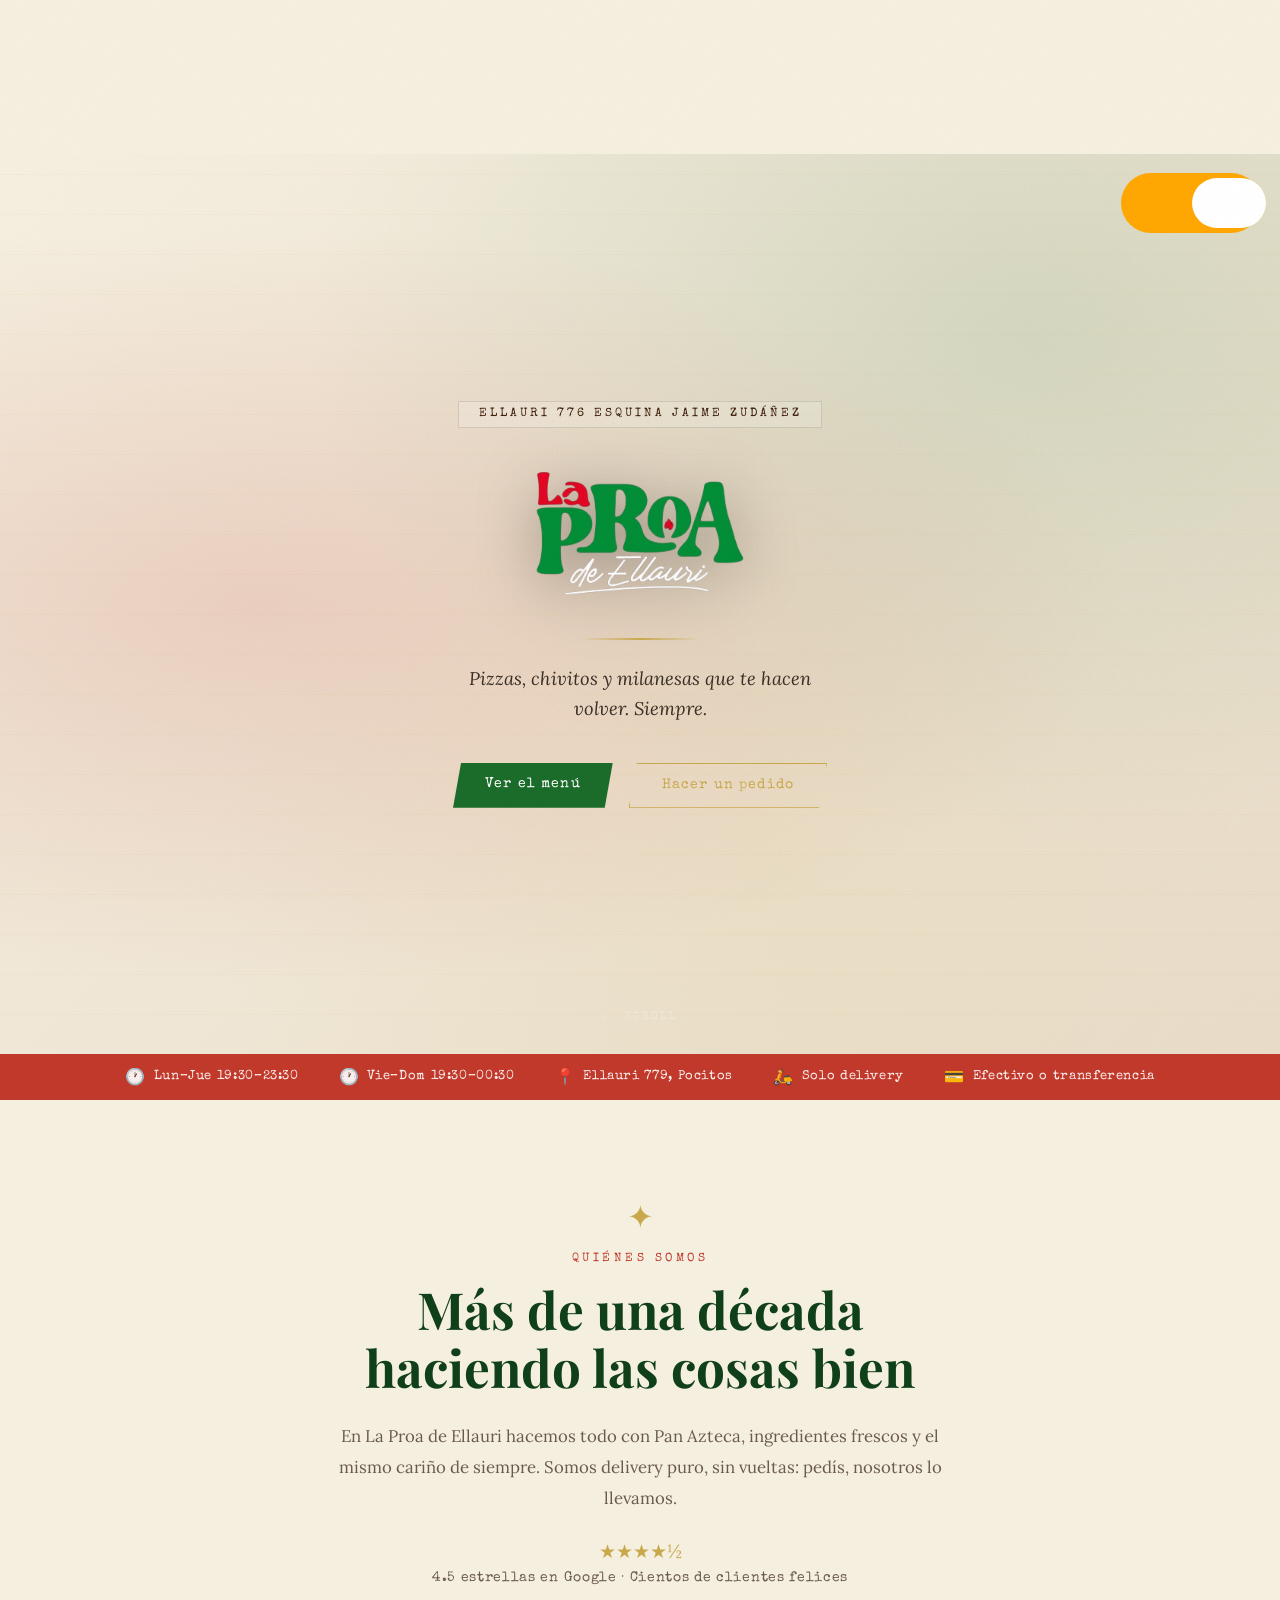
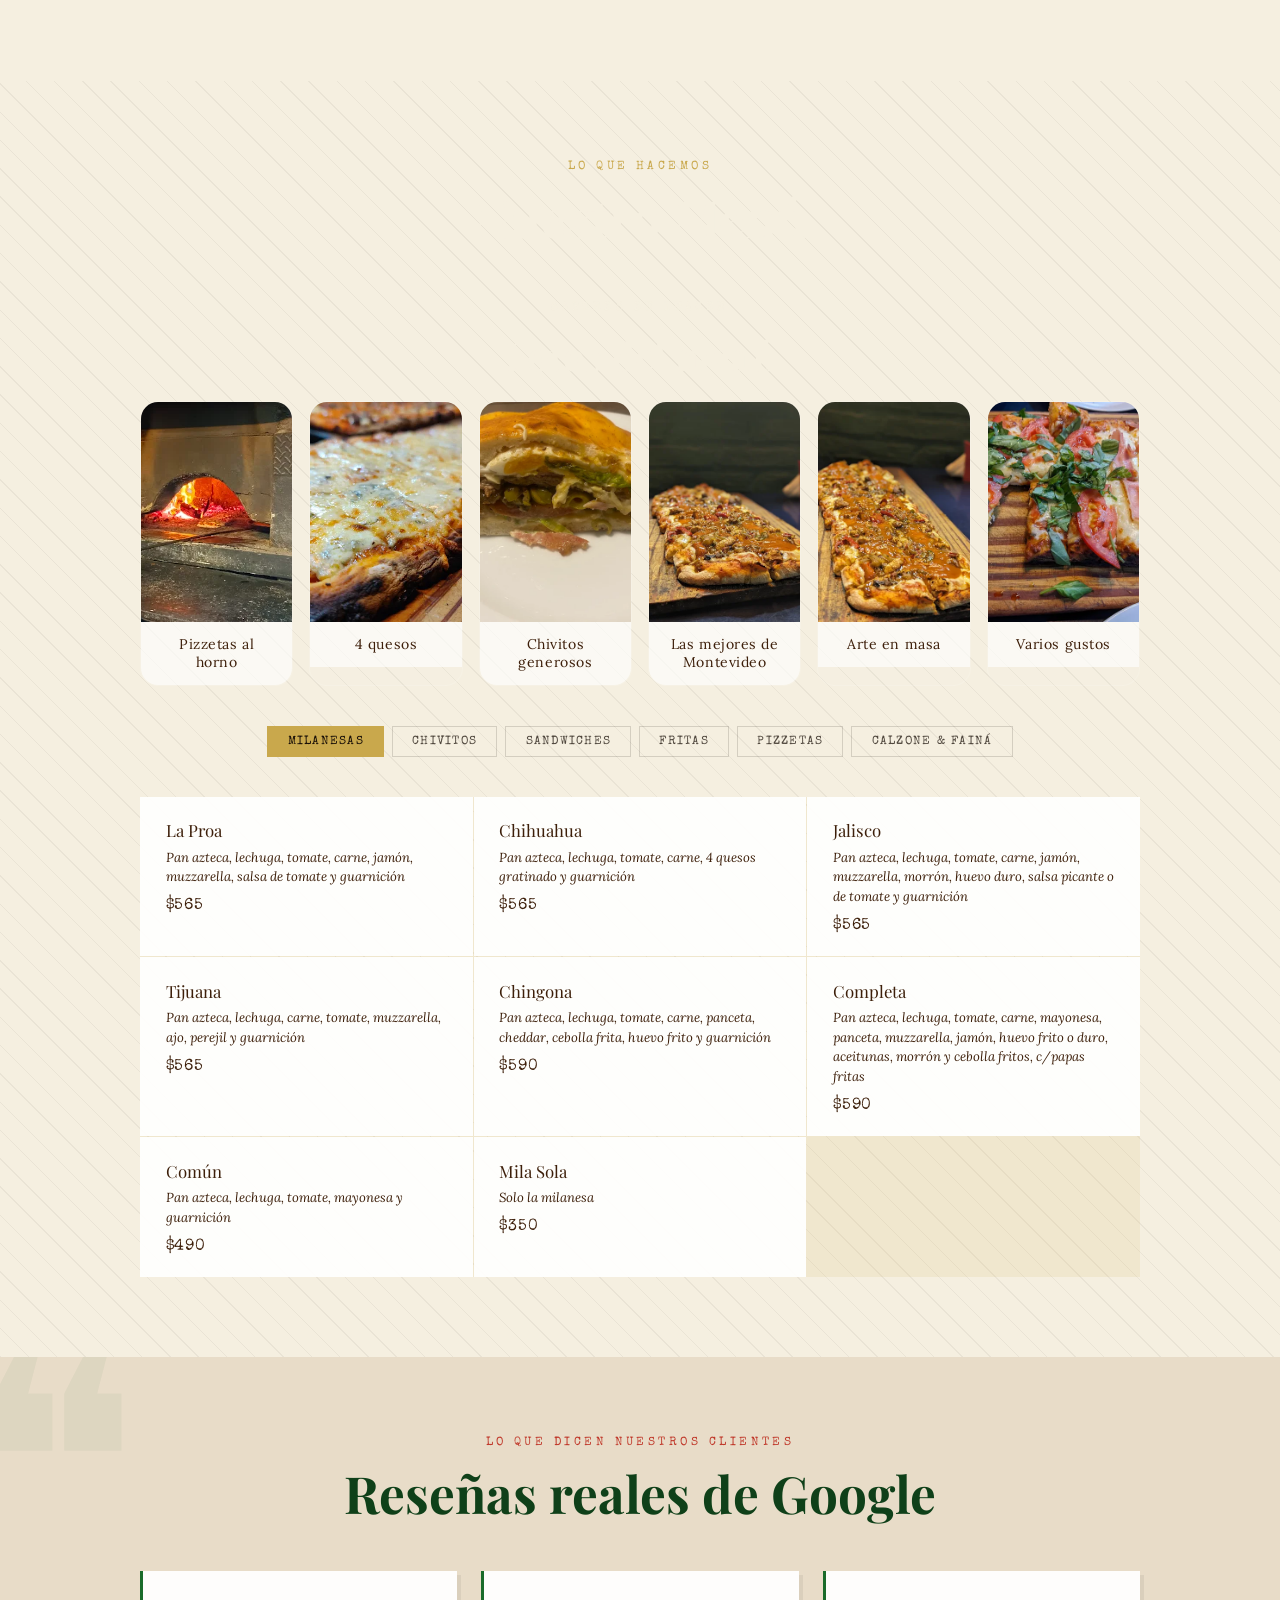
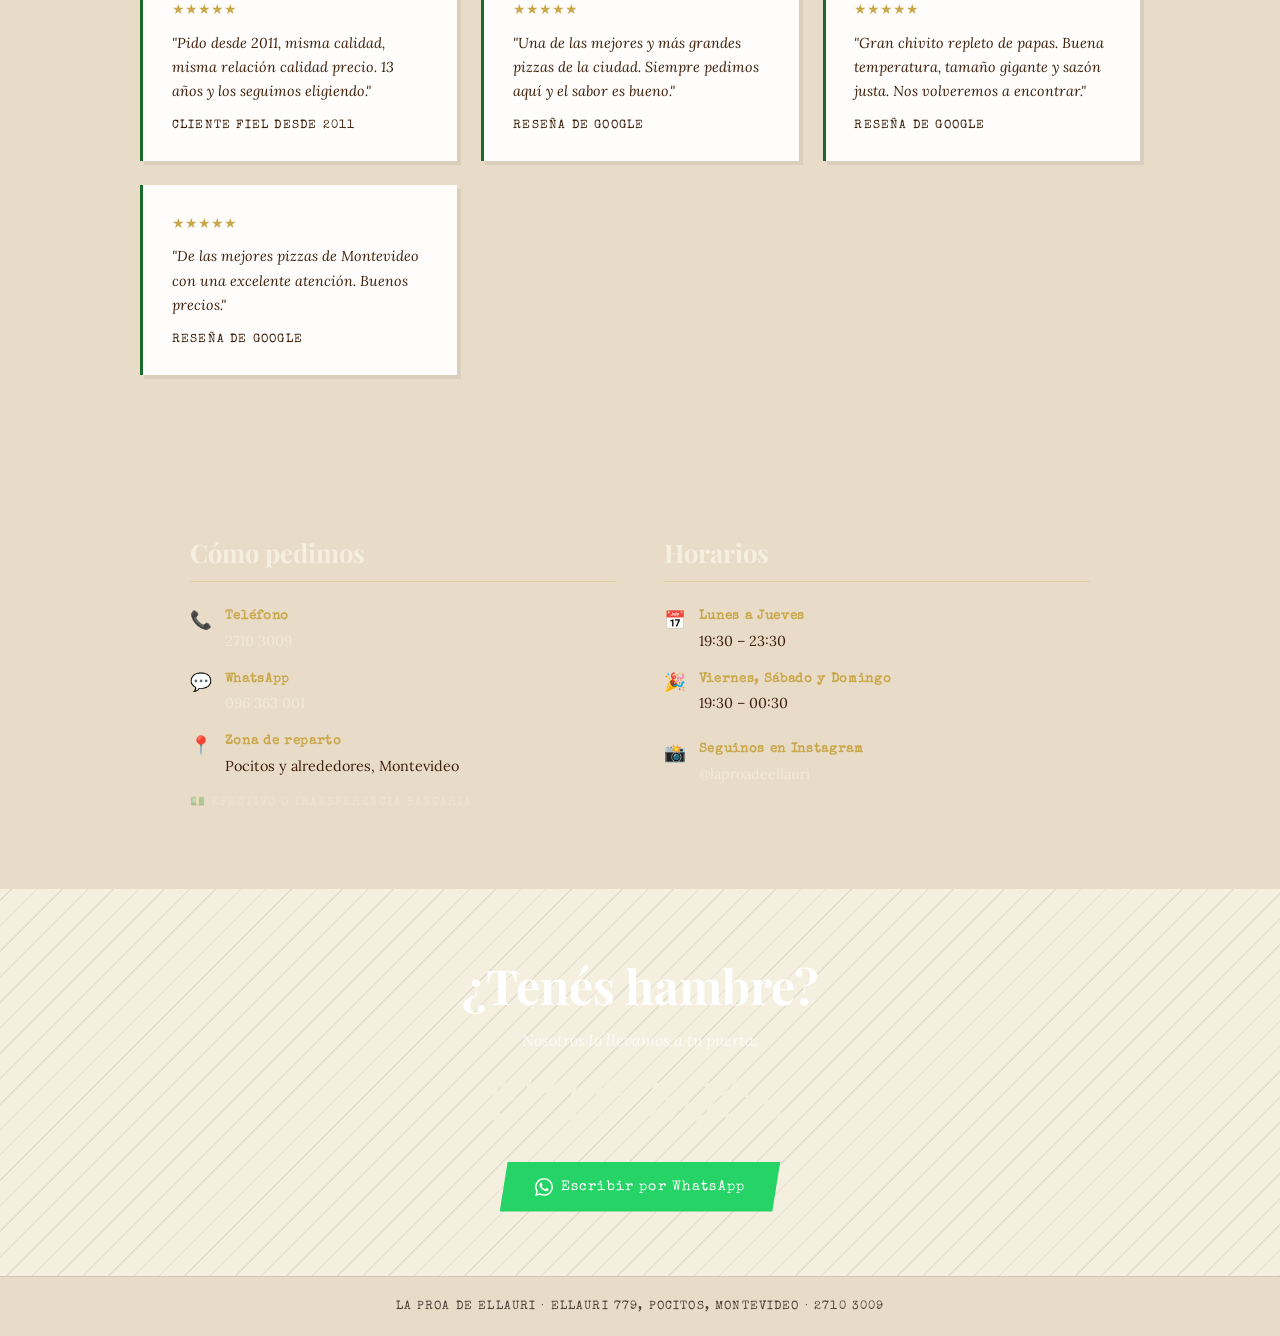
<file: index.html.html>
<!DOCTYPE html>
<html lang="es">
<head>
<meta charset="UTF-8">
<meta name="viewport" content="width=device-width, initial-scale=1.0">
<title>La Proa de Ellauri · Pizzería · Pocitos</title>
<link rel="icon" href="logo.png">
<link rel="preconnect" href="https://fonts.googleapis.com">
<link href="https://fonts.googleapis.com/css2?family=Playfair+Display:ital,wght@0,700;0,900;1,700&family=Lora:ital,wght@0,400;0,600;1,400&family=Special+Elite&display=swap" rel="stylesheet">
<style>
  :root {
    --verde: #1a6b2a;
    --verde-oscuro: #0f4019;
    --rojo: #c0392b;
    --rojo-oscuro: #8B1A12;
    --crema: #f5efe0;
    --crema-oscuro: #e8dcc8;
    --marron: #3d1f0a;
    --dorado: #c9a84c;
    --gris-calido: #6b5b4e;
    --negro: #1a1008;
  }

  * { margin: 0; padding: 0; box-sizing: border-box; }

  html { scroll-behavior: smooth; }

  body {
    background-color: var(--crema);
    color: var(--marron);
    font-family: 'Lora', Georgia, serif;
    overflow-x: hidden;
  }

  /* TEXTURA DE FONDO */
  body::before {
    content: '';
    position: fixed;
    inset: 0;
    background-image: 
      url("data:image/svg+xml,%3Csvg xmlns='http://www.w3.org/2000/svg' width='300' height='300'%3E%3Cfilter id='noise'%3E%3CfeTurbulence type='fractalNoise' baseFrequency='0.65' numOctaves='3' stitchTiles='stitch'/%3E%3CfeColorMatrix type='saturate' values='0'/%3E%3C/filter%3E%3Crect width='300' height='300' filter='url(%23noise)' opacity='0.04'/%3E%3C/svg%3E");
    pointer-events: none;
    z-index: 1000;
    opacity: 0.5;
  }

  /* ─── HERO ─── */
  .hero {
    min-height: 100vh;
    background: var(--negro);
    position: relative;
    display: flex;
    flex-direction: column;
    align-items: center;
    justify-content: center;
    overflow: hidden;
  }

  .hero-bg {
    position: absolute;
    inset: 0;
    background: 
      radial-gradient(ellipse at 20% 50%, rgba(192,57,43,0.15) 0%, transparent 60%),
      radial-gradient(ellipse at 80% 20%, rgba(26,107,42,0.12) 0%, transparent 50%),
      radial-gradient(ellipse at 60% 80%, rgba(201,168,76,0.08) 0%, transparent 50%);
  }

  /* Líneas decorativas */
  .hero-lines {
    position: absolute;
    inset: 0;
    background-image: repeating-linear-gradient(
      0deg,
      transparent,
      transparent 39px,
      rgba(201,168,76,0.06) 39px,
      rgba(201,168,76,0.06) 40px
    );
  }

  .hero-content {
    position: relative;
    z-index: 2;
    text-align: center;
    padding: 2rem;
    animation: fadeUp 1.2s ease both;
  }

  .hero-badge {
    display: inline-block;
    border: 1px solid rgba(201,168,76,0.4);
    color: var(--dorado);
    font-family: 'Special Elite', cursive;
    font-size: 0.75rem;
    letter-spacing: 0.25em;
    text-transform: uppercase;
    padding: 0.4rem 1.2rem;
    margin-bottom: 2rem;
    animation: fadeUp 1s 0.2s ease both;
  }

  .hero-logo {
    margin: 0 auto 1.5rem;
    animation: fadeUp 1s 0.4s ease both;
    display: block;
    width: min(280px, 80vw);
    max-width: 280px;
  }

  .hero-logo-img {
    width: 100%;
    height: auto;
    display: block;
    margin: 0 auto;
    filter: drop-shadow(0 10px 30px rgba(0, 0, 0, 0.35));
  }

  :root {
    --transition: 0.2s;
    --ease: ease-out;
  }

  .liquid-toggle-container {
    position: absolute;
    top: 1.2rem;
    right: 1.2rem;
    z-index: 4;
  }

  .liquid-toggle {
    --unchecked: hsl(218, 8%, 81%);
    --checked: hsl(144, 92%, 43%);
    --control: hsl(300, 100%, 100%);
    --border: 5px;
    --width: 140;
    --height: 60;
    --complete: 0;
    --hue: 144;
    --delta: 0;
    height: calc(var(--height) * 1px);
    width: calc(var(--width) * 1px);
    border-radius: 100px;
    border: 0;
    padding: 0;
    cursor: pointer;
    position: relative;
    overflow: visible;
    container-type: inline-size;
    background: transparent;
    outline: none;
  }

  .indicator {
    border-radius: 100px;
    pointer-events: none;
    height: 100%;
    width: 100%;
    background: var(--checked);
    position: absolute;
    top: 50%;
    left: 50%;
    translate: -50% -50%;
  }

  .knockout {
    height: calc(var(--height) * 1px);
    width: calc(var(--width) * 1px);
    border-radius: 100px;
    filter: url(#remove-black);
    position: absolute;
    inset: 0;
  }

  .indicator--masked {
    background: var(--checked);
    z-index: 12;
    height: 100%;
    width: 100%;
    translate: -50% -50%;
  }

  .indicator--masked .mask {
    position: absolute;
    height: calc(100% - (2 * var(--border)));
    width: calc(60% - (2 * var(--border)));
    top: 50%;
    background: #000;
    left: var(--border);
    border-radius: 100px;
    translate: calc((var(--complete) / 100) * (100cqi - 60cqi)) -50%;
    transition: translate 0.2s ease-out;
  }

  .wrapper {
    position: absolute;
    inset: 0;
    border-radius: 100px;
    clip-path: inset(0 0 0 0 round 100px);
    filter: blur(6px);
    transition: filter 0.2s ease-out;
  }

  .liquids {
    position: absolute;
    inset: 0;
    border-radius: 100px;
    overflow: hidden;
    filter: url(#goo);
  }

  .liquid__shadow {
    position: absolute;
    inset: 0;
    box-shadow: inset 0px 0px 3px 4px var(--checked);
    border-radius: 100px;
  }

  .liquid__track {
    height: calc(var(--height) * 1px);
    width: calc(var(--width) * 1px);
    background: var(--checked);
    border-radius: 100px;
    position: absolute;
    top: 50%;
    translate: calc((var(--complete) / 100) * (100cqi - 100%)) -50%;
    transition: translate 0.2s ease-out;
  }

  .indicator__liquid {
    position: absolute;
    height: calc(100% - (2 * var(--border)));
    width: calc(60% - (2 * var(--border)));
    top: 50%;
    background: transparent;
    left: var(--border);
    border-radius: 100px;
    translate: calc((var(--complete) / 100) * (100cqi - 100%)) -50%;
  }

  .indicator__liquid .shadow {
    opacity: 0;
    position: absolute;
    inset: 0;
    border-radius: 100px;
    box-shadow: inset 0 -1px 2px hsl(0 0% 100% / 0.5);
    transition: opacity 0.2s ease-out;
  }

  .indicator__liquid .cover {
    position: absolute;
    inset: 0;
    background: white;
    border-radius: 100px;
    transition: opacity 0.2s ease-out;
  }

  [data-active='true'] .indicator--masked .mask {
    height: calc((100% - (2 * var(--border))) * 1.65);
    width: calc((60% - (2 * var(--border))) * 1.65);
  }

  [data-active='true'] .indicator__liquid {
    scale: 1.65;
  }

  [data-active='true'] .wrapper {
    filter: blur(0px);
  }

  [data-active='true'] .indicator__liquid .shadow {
    opacity: 1;
  }

  [data-active='true'] .indicator__liquid .cover {
    opacity: 0;
  }

  body.light-mode .liquid-toggle {
    --checked: hsl(39, 100%, 50%);
  }

  body.light-mode .hero {
    background: linear-gradient(135deg, #f5efe0 0%, #e8dcc8 100%);
  }

  body.light-mode .hero-tagline {
    color: rgba(26,16,8,0.85);
  }

  body.light-mode .hero-badge {
    color: var(--marron);
    border-color: rgba(26,16,8,0.12);
    background: rgba(255,255,255,0.18);
  }

  body.light-mode .section-menu {
    background: #f5efe0;
  }

  body.light-mode .section-menu::before {
    background-image: repeating-linear-gradient(
      45deg,
      rgba(26,16,8,0.05) 0px,
      rgba(26,16,8,0.05) 1px,
      transparent 1px,
      transparent 20px
    );
  }

  body.light-mode .menu-item,
  body.light-mode .pizzeta-item,
  body.light-mode .review-card,
  body.light-mode .extras-box {
    background: rgba(255,255,255,0.94);
  }

  body.light-mode .menu-item-name,
  body.light-mode .menu-item-desc,
  body.light-mode .menu-item-price,
  body.light-mode .extra-item,
  body.light-mode .review-text,
  body.light-mode .info-row-text,
  body.light-mode .review-author {
    color: var(--marron);
  }

  body.light-mode .section-info {
    background: #e8dcc8;
  }

  body.light-mode .cta-final {
    background: #f5efe0;
  }

  body.light-mode footer {
    background: #e8dcc8;
    color: rgba(26,16,8,0.75);
    border-top-color: rgba(26,16,8,0.1);
  }

  body.light-mode .tab-btn {
    color: rgba(26,16,8,0.75);
    border-color: rgba(26,16,8,0.15);
  }

  body.light-mode .tab-btn:hover,
  body.light-mode .tab-btn.active {
    background: var(--dorado);
    color: var(--negro);
    border-color: var(--dorado);
  }

  body.light-mode .gallery-item figcaption {
    color: var(--marron);
    background: rgba(255,255,255,0.65);
  }

  .hero-logo-la {
    font-family: 'Playfair Display', serif;
    font-size: clamp(3rem, 8vw, 6rem);
    font-style: italic;
    color: var(--rojo);
    line-height: 0.9;
    display: block;
  }

  .hero-logo-proa {
    font-family: 'Playfair Display', serif;
    font-size: clamp(5rem, 15vw, 11rem);
    font-weight: 900;
    color: var(--verde);
    line-height: 0.85;
    display: block;
    letter-spacing: -0.02em;
    text-shadow: 4px 4px 0px var(--verde-oscuro);
  }

  .hero-logo-de {
    font-family: 'Special Elite', cursive;
    color: rgba(255,255,255,0.85);
    font-size: clamp(1.2rem, 3vw, 2rem);
    letter-spacing: 0.1em;
    display: block;
    margin-top: 0.3rem;
  }

  .hero-divider {
    width: 120px;
    height: 2px;
    background: linear-gradient(90deg, transparent, var(--dorado), transparent);
    margin: 1.5rem auto;
    animation: fadeUp 1s 0.6s ease both;
  }

  .hero-tagline {
    font-family: 'Lora', serif;
    font-style: italic;
    color: rgba(255,255,255,0.7);
    font-size: clamp(0.95rem, 2vw, 1.15rem);
    max-width: 380px;
    line-height: 1.6;
    animation: fadeUp 1s 0.8s ease both;
  }

  .hero-cta-group {
    display: flex;
    gap: 1rem;
    justify-content: center;
    flex-wrap: wrap;
    margin-top: 2.5rem;
    animation: fadeUp 1s 1s ease both;
  }

  .btn-primary {
    background: var(--verde);
    color: white;
    border: none;
    font-family: 'Special Elite', cursive;
    font-size: 0.9rem;
    letter-spacing: 0.08em;
    padding: 0.9rem 2rem;
    cursor: pointer;
    text-decoration: none;
    display: inline-block;
    position: relative;
    transition: all 0.25s;
    clip-path: polygon(8px 0%, 100% 0%, calc(100% - 8px) 100%, 0% 100%);
  }

  .btn-primary:hover {
    background: var(--verde-oscuro);
    transform: translateY(-2px);
    box-shadow: 0 8px 24px rgba(26,107,42,0.4);
  }

  .btn-secondary {
    background: transparent;
    color: var(--dorado);
    border: 1px solid var(--dorado);
    font-family: 'Special Elite', cursive;
    font-size: 0.9rem;
    letter-spacing: 0.08em;
    padding: 0.9rem 2rem;
    cursor: pointer;
    text-decoration: none;
    display: inline-block;
    transition: all 0.25s;
    clip-path: polygon(8px 0%, 100% 0%, calc(100% - 8px) 100%, 0% 100%);
  }

  .btn-secondary:hover {
    background: var(--dorado);
    color: var(--negro);
    transform: translateY(-2px);
  }

  .hero-scroll {
    position: absolute;
    bottom: 2rem;
    left: 50%;
    transform: translateX(-50%);
    color: rgba(255,255,255,0.3);
    font-family: 'Special Elite', cursive;
    font-size: 0.7rem;
    letter-spacing: 0.2em;
    text-transform: uppercase;
    animation: bounce 2s infinite;
  }

  /* ─── INFO BAR ─── */
  .info-bar {
    background: var(--rojo);
    padding: 0.8rem 2rem;
    display: flex;
    justify-content: center;
    gap: 2.5rem;
    flex-wrap: wrap;
    align-items: center;
  }

  .info-item {
    display: flex;
    align-items: center;
    gap: 0.5rem;
    color: rgba(255,255,255,0.92);
    font-family: 'Special Elite', cursive;
    font-size: 0.8rem;
    letter-spacing: 0.05em;
  }

  .info-icon { font-size: 1rem; }

  /* ─── SECCIÓN NOSOTROS ─── */
  .section-nosotros {
    padding: 6rem 2rem;
    max-width: 900px;
    margin: 0 auto;
    text-align: center;
    position: relative;
  }

  .ornament {
    font-size: 2rem;
    color: var(--dorado);
    display: block;
    margin-bottom: 1rem;
  }

  .section-label {
    font-family: 'Special Elite', cursive;
    font-size: 0.72rem;
    letter-spacing: 0.3em;
    text-transform: uppercase;
    color: var(--rojo);
    margin-bottom: 1rem;
  }

  .section-title {
    font-family: 'Playfair Display', serif;
    font-size: clamp(2rem, 5vw, 3.2rem);
    color: var(--verde-oscuro);
    line-height: 1.15;
    margin-bottom: 1.5rem;
  }

  .section-text {
    font-size: 1.05rem;
    line-height: 1.85;
    color: var(--gris-calido);
    max-width: 620px;
    margin: 0 auto;
  }

  .stars-row {
    display: flex;
    justify-content: center;
    gap: 0.3rem;
    margin: 1.5rem 0 0.5rem;
    font-size: 1.2rem;
    color: var(--dorado);
  }

  .stars-text {
    font-family: 'Special Elite', cursive;
    color: var(--gris-calido);
    font-size: 0.85rem;
    letter-spacing: 0.05em;
  }

  /* ─── MENÚ ─── */
  .section-menu {
    background: var(--verde-oscuro);
    position: relative;
    overflow: hidden;
    padding: 5rem 2rem;
  }

  .section-menu::before {
    content: '';
    position: absolute;
    inset: 0;
    background-image: repeating-linear-gradient(
      45deg,
      rgba(255,255,255,0.015) 0px,
      rgba(255,255,255,0.015) 1px,
      transparent 1px,
      transparent 20px
    );
  }

  .menu-inner {
    max-width: 1000px;
    margin: 0 auto;
    position: relative;
  }

  .menu-header {
    text-align: center;
    margin-bottom: 3.5rem;
  }

  .menu-header .section-label { color: var(--dorado); }

  .menu-header .section-title { color: var(--crema); }

  .menu-gallery {
    max-width: 1000px;
    margin: 0 auto 2.5rem;
    text-align: center;
    position: relative;
    z-index: 2;
  }

  .menu-gallery .section-label {
    color: rgba(245,239,224,0.7);
  }

  .gallery-title {
    font-family: 'Playfair Display', serif;
    color: var(--crema);
    font-size: clamp(1.6rem, 3vw, 2.4rem);
    margin-bottom: 1.2rem;
  }

  .gallery-grid {
    display: grid;
    grid-template-columns: repeat(auto-fit, minmax(140px, 1fr));
    gap: 1rem;
  }

  .gallery-item {
    overflow: hidden;
    border-radius: 18px;
    border: 1px solid rgba(255,255,255,0.12);
    background: rgba(255,255,255,0.04);
  }

  .gallery-item img {
    width: 100%;
    height: 220px;
    object-fit: cover;
    display: block;
  }

  .gallery-item figcaption {
    padding: 0.85rem 0.95rem;
    color: var(--crema);
    font-size: 0.88rem;
    letter-spacing: 0.04em;
    background: rgba(0,0,0,0.25);
  }

  .menu-tabs {
    display: flex;
    justify-content: center;
    gap: 0.5rem;
    flex-wrap: wrap;
    margin-bottom: 2.5rem;
  }

  .tab-btn {
    background: transparent;
    border: 1px solid rgba(201,168,76,0.35);
    color: rgba(245,239,224,0.6);
    font-family: 'Special Elite', cursive;
    font-size: 0.78rem;
    letter-spacing: 0.1em;
    text-transform: uppercase;
    padding: 0.5rem 1.2rem;
    cursor: pointer;
    transition: all 0.2s;
  }

  .tab-btn:hover, .tab-btn.active {
    background: var(--dorado);
    border-color: var(--dorado);
    color: var(--negro);
  }

  .menu-panel { display: none; }
  .menu-panel.active { display: block; }

  .menu-grid {
    display: grid;
    grid-template-columns: repeat(auto-fill, minmax(280px, 1fr));
    gap: 1px;
    background: rgba(201,168,76,0.12);
  }

  .menu-item {
    background: rgba(15,64,25,0.8);
    padding: 1.4rem 1.6rem;
    transition: background 0.2s;
  }

  .menu-item:hover { background: rgba(15,64,25,1); }

  .menu-item-name {
    font-family: 'Playfair Display', serif;
    font-size: 1.05rem;
    color: var(--crema);
    margin-bottom: 0.4rem;
  }

  .menu-item-desc {
    font-size: 0.82rem;
    color: rgba(245,239,224,0.55);
    line-height: 1.5;
    font-style: italic;
    margin-bottom: 0.7rem;
  }

  .menu-item-price {
    font-family: 'Special Elite', cursive;
    color: var(--dorado);
    font-size: 1rem;
    letter-spacing: 0.05em;
  }

  /* Extras */
  .extras-box {
    border: 1px solid rgba(201,168,76,0.2);
    padding: 1.2rem 1.6rem;
    margin-top: 1px;
    background: rgba(15,64,25,0.4);
  }

  .extras-title {
    font-family: 'Special Elite', cursive;
    color: var(--dorado);
    font-size: 0.78rem;
    letter-spacing: 0.15em;
    text-transform: uppercase;
    margin-bottom: 0.6rem;
  }

  .extras-list {
    display: flex;
    gap: 1.5rem;
    flex-wrap: wrap;
  }

  .extra-item {
    color: rgba(245,239,224,0.6);
    font-size: 0.82rem;
  }

  .extra-item span {
    color: var(--dorado);
    font-family: 'Special Elite', cursive;
  }

  /* Pizzetas grid especial */
  .pizzeta-grid {
    display: grid;
    grid-template-columns: repeat(auto-fill, minmax(220px, 1fr));
    gap: 1px;
    background: rgba(201,168,76,0.12);
  }

  .pizzeta-item {
    background: rgba(15,64,25,0.8);
    padding: 1rem 1.2rem;
    display: flex;
    justify-content: space-between;
    align-items: flex-start;
    gap: 0.5rem;
    transition: background 0.2s;
  }

  .pizzeta-item:hover { background: rgba(15,64,25,1); }

  .pizzeta-num {
    font-family: 'Playfair Display', serif;
    font-size: 1.4rem;
    font-weight: 900;
    color: rgba(201,168,76,0.3);
    min-width: 2rem;
    line-height: 1;
  }

  .pizzeta-info { flex: 1; }

  .pizzeta-desc {
    font-size: 0.8rem;
    color: rgba(245,239,224,0.6);
    font-style: italic;
    line-height: 1.4;
  }

  .pizzeta-price {
    font-family: 'Special Elite', cursive;
    color: var(--dorado);
    font-size: 0.85rem;
    white-space: nowrap;
  }

  /* ─── REVIEWS ─── */
  .section-reviews {
    padding: 5rem 2rem;
    background: var(--crema-oscuro);
    position: relative;
    overflow: hidden;
  }

  .section-reviews::before {
    content: '❝';
    position: absolute;
    font-size: 20rem;
    color: rgba(26,107,42,0.05);
    top: -3rem;
    left: -2rem;
    font-family: Georgia, serif;
    line-height: 1;
  }

  .reviews-inner {
    max-width: 1000px;
    margin: 0 auto;
  }

  .reviews-header { text-align: center; margin-bottom: 3rem; }

  .reviews-grid {
    display: grid;
    grid-template-columns: repeat(auto-fill, minmax(280px, 1fr));
    gap: 1.5rem;
  }

  .review-card {
    background: var(--crema);
    padding: 1.8rem;
    border-left: 3px solid var(--verde);
    position: relative;
    box-shadow: 4px 4px 0 rgba(0,0,0,0.06);
    transition: transform 0.2s, box-shadow 0.2s;
  }

  .review-card:hover {
    transform: translateY(-3px);
    box-shadow: 6px 8px 0 rgba(0,0,0,0.09);
  }

  .review-stars {
    color: var(--dorado);
    font-size: 0.85rem;
    margin-bottom: 0.8rem;
  }

  .review-text {
    font-size: 0.9rem;
    line-height: 1.7;
    color: var(--gris-calido);
    font-style: italic;
    margin-bottom: 1rem;
  }

  .review-author {
    font-family: 'Special Elite', cursive;
    font-size: 0.75rem;
    letter-spacing: 0.1em;
    color: var(--verde);
    text-transform: uppercase;
  }

  /* ─── INFO PRÁCTICA ─── */
  .section-info {
    padding: 5rem 2rem;
    background: var(--negro);
  }

  .info-inner {
    max-width: 900px;
    margin: 0 auto;
    display: grid;
    grid-template-columns: repeat(auto-fit, minmax(240px, 1fr));
    gap: 3rem;
    align-items: start;
  }

  .info-block-title {
    font-family: 'Playfair Display', serif;
    font-size: 1.6rem;
    color: var(--crema);
    margin-bottom: 1.5rem;
    padding-bottom: 0.8rem;
    border-bottom: 1px solid rgba(201,168,76,0.3);
  }

  .info-row {
    display: flex;
    gap: 0.8rem;
    margin-bottom: 1rem;
    align-items: flex-start;
  }

  .info-row-icon {
    font-size: 1.1rem;
    margin-top: 0.1rem;
    flex-shrink: 0;
  }

  .info-row-text {
    color: rgba(245,239,224,0.7);
    font-size: 0.9rem;
    line-height: 1.6;
  }

  .info-row-text strong {
    color: var(--dorado);
    font-family: 'Special Elite', cursive;
    font-size: 0.82rem;
    letter-spacing: 0.05em;
    display: block;
    margin-bottom: 0.15rem;
  }

  .info-row-text a {
    color: rgba(245,239,224,0.7);
    text-decoration: none;
  }

  .info-row-text a:hover { color: var(--dorado); }

  .pago-note {
    margin-top: 1rem;
    font-family: 'Special Elite', cursive;
    font-size: 0.75rem;
    letter-spacing: 0.08em;
    color: rgba(245,239,224,0.4);
    text-transform: uppercase;
  }

  /* CTA final */
  .cta-final {
    text-align: center;
    padding: 4rem 2rem;
    background: var(--rojo-oscuro);
    position: relative;
    overflow: hidden;
  }

  .cta-final::before {
    content: '';
    position: absolute;
    inset: 0;
    background: repeating-linear-gradient(
      -45deg,
      rgba(0,0,0,0.08) 0px,
      rgba(0,0,0,0.08) 1px,
      transparent 1px,
      transparent 18px
    );
  }

  .cta-final-inner { position: relative; }

  .cta-final h2 {
    font-family: 'Playfair Display', serif;
    font-size: clamp(1.8rem, 4vw, 3rem);
    color: white;
    margin-bottom: 0.8rem;
  }

  .cta-final p {
    color: rgba(255,255,255,0.7);
    font-style: italic;
    margin-bottom: 2rem;
    font-size: 1rem;
  }

  .cta-phone {
    font-family: 'Special Elite', cursive;
    font-size: clamp(2rem, 6vw, 3.5rem);
    color: var(--crema);
    display: block;
    margin-bottom: 1.5rem;
    text-decoration: none;
    letter-spacing: 0.05em;
    transition: color 0.2s;
  }

  .cta-phone:hover { color: var(--dorado); }

  .cta-buttons {
    display: flex;
    gap: 1rem;
    justify-content: center;
    flex-wrap: wrap;
  }

  .btn-wa {
    background: #25D366;
    color: white;
    border: none;
    font-family: 'Special Elite', cursive;
    font-size: 0.9rem;
    letter-spacing: 0.08em;
    padding: 1rem 2.2rem;
    cursor: pointer;
    text-decoration: none;
    display: inline-flex;
    align-items: center;
    gap: 0.5rem;
    transition: all 0.25s;
    clip-path: polygon(8px 0%, 100% 0%, calc(100% - 8px) 100%, 0% 100%);
  }

  .btn-wa:hover {
    background: #128C7E;
    transform: translateY(-2px);
  }

  /* ─── FOOTER ─── */
  footer {
    background: var(--negro);
    border-top: 1px solid rgba(201,168,76,0.15);
    padding: 1.5rem 2rem;
    text-align: center;
    font-family: 'Special Elite', cursive;
    font-size: 0.72rem;
    color: rgba(255,255,255,0.25);
    letter-spacing: 0.1em;
    text-transform: uppercase;
  }

  /* ─── ANIMACIONES ─── */
  @keyframes fadeUp {
    from { opacity: 0; transform: translateY(24px); }
    to { opacity: 1; transform: translateY(0); }
  }

  @keyframes bounce {
    0%, 100% { transform: translateX(-50%) translateY(0); }
    50% { transform: translateX(-50%) translateY(6px); }
  }

  .reveal {
    opacity: 0;
    transform: translateY(30px);
    transition: opacity 0.7s ease, transform 0.7s ease;
  }

  .reveal.visible {
    opacity: 1;
    transform: translateY(0);
  }

  /* ─── MOBILE ─── */
  @media (max-width: 600px) {
    .info-bar { gap: 1rem; }
    .hero-cta-group { flex-direction: column; align-items: center; }
    .menu-tabs { gap: 0.4rem; }
    .tab-btn { font-size: 0.7rem; padding: 0.4rem 0.9rem; }
    .info-inner { gap: 2rem; }
  }
</style>
<svg class="sr-only" xmlns="http://www.w3.org/2000/svg">
  <defs>
    <filter id="goo">
      <feGaussianBlur result="coloredBlur" in="SourceGraphic" stdDeviation="13"></feGaussianBlur>
      <feMerge>
        <feMergeNode in="coloredBlur"></feMergeNode>
        <feMergeNode in="SourceGraphic"></feMergeNode>
      </feMerge>
    </filter>
    <filter id="remove-black" color-interpolation-filters="sRGB">
      <feColorMatrix type="matrix" values="1 0 0 0 0 0 1 0 0 0 0 0 1 0 0 -255 -255 -255 0 1" result="black-pixels"/>
      <feMorphology in="black-pixels" operator="dilate" radius="0.5" result="smoothed"/>
      <feComposite in="SourceGraphic" in2="smoothed" operator="out"/>
    </filter>
  </defs>
</svg>
</head>
<body>

<!-- ══ HERO ══ -->
<section class="hero">
  <div class="liquid-toggle-container">
    <button aria-label="toggle" aria-pressed="false" class="liquid-toggle" id="themeToggle">
      <div class="knockout">
        <div class="indicator indicator--masked">
          <div class="mask"></div>
        </div>
      </div>
      <div class="indicator"></div>
      <div class="indicator__liquid">
        <div class="shadow"></div>
        <div class="wrapper">
          <div class="liquids">
            <div class="liquid__shadow"></div>
            <div class="liquid__track"></div>
          </div>
        </div>
        <div class="cover"></div>
      </div>
    </button>
  </div>
  <div class="hero-bg"></div>
  <div class="hero-lines"></div>
  <div class="hero-content">
    <div class="hero-badge">Ellauri 776 esquina Jaime Zudáñez</div>
    <div class="hero-logo">
      <img src="logo.png" alt="Logo La Proa de Ellauri" class="hero-logo-img">
    </div>
    <div class="hero-divider"></div>
    <p class="hero-tagline">Pizzas, chivitos y milanesas que te hacen volver. Siempre.</p>
    <div class="hero-cta-group">
      <a href="#menu" class="btn-primary">Ver el menú</a>
      <a href="#pedido" class="btn-secondary">Hacer un pedido</a>
    </div>
  </div>
  <div class="hero-scroll">↓ &nbsp; Scroll</div>
</section>

<!-- ══ INFO BAR ══ -->
<div class="info-bar">
  <div class="info-item"><span class="info-icon">🕐</span> Lun–Jue 19:30–23:30</div>
  <div class="info-item"><span class="info-icon">🕐</span> Vie–Dom 19:30–00:30</div>
  <div class="info-item"><span class="info-icon">📍</span> Ellauri 779, Pocitos</div>
  <div class="info-item"><span class="info-icon">🛵</span> Solo delivery</div>
  <div class="info-item"><span class="info-icon">💳</span> Efectivo o transferencia</div>
</div>

<!-- ══ NOSOTROS ══ -->
<section class="section-nosotros">
  <div class="reveal">
    <span class="ornament">✦</span>
    <p class="section-label">Quiénes somos</p>
    <h2 class="section-title">Más de una década<br>haciendo las cosas bien</h2>
    <p class="section-text">
      En La Proa de Ellauri hacemos todo con Pan Azteca, ingredientes frescos y el mismo cariño de siempre. Somos delivery puro, sin vueltas: pedís, nosotros lo llevamos.
    </p>
    <div class="stars-row">★★★★½</div>
    <p class="stars-text">4.5 estrellas en Google · Cientos de clientes felices</p>
  </div>
</section>

<!-- ══ MENÚ ══ -->
<section class="section-menu" id="menu">
  <div class="menu-inner">
    <div class="menu-header reveal">
      <p class="section-label">Lo que hacemos</p>
      <h2 class="section-title">Nuestro Menú</h2>
    </div>
    <div class="menu-gallery reveal">
      <p class="section-label">Sabores en imagen</p>
      <h3 class="gallery-title">Fotos del menú</h3>
      <div class="gallery-grid">
        <figure class="gallery-item"><img src="menu-images/1.webp" alt="Milanesa con guarnición" loading="lazy"><figcaption>Pizzetas al horno</figcaption></figure>
        <figure class="gallery-item"><img src="menu-images/2.webp" alt="Chivito con papas fritas" loading="lazy"><figcaption>4 quesos</figcaption></figure>
        <figure class="gallery-item"><img src="menu-images/3.webp" alt="Sandwich caliente" loading="lazy"><figcaption>Chivitos generosos</figcaption></figure>
        <figure class="gallery-item"><img src="menu-images/4.webp" alt="Papas fritas con gustos" loading="lazy"><figcaption>Las mejores de Montevideo</figcaption></figure>
        <figure class="gallery-item"><img src="menu-images/5.webp" alt="Pizzeta con queso y tomate" loading="lazy"><figcaption>Arte en masa</figcaption></figure>
        <figure class="gallery-item"><img src="menu-images/6.webp" alt="Fainá recién hecha" loading="lazy"><figcaption>Varios gustos</figcaption></figure>
      </div>
    </div>
    <div class="menu-tabs reveal">
      <button class="tab-btn active" onclick="showTab('milanesas')">Milanesas</button>
      <button class="tab-btn" onclick="showTab('chivitos')">Chivitos</button>
      <button class="tab-btn" onclick="showTab('sandwiches')">Sandwiches</button>
      <button class="tab-btn" onclick="showTab('fritas')">Fritas</button>
      <button class="tab-btn" onclick="showTab('pizzetas')">Pizzetas</button>
      <button class="tab-btn" onclick="showTab('calzone')">Calzone & Fainá</button>
    </div>

    <!-- MILANESAS -->
    <div class="menu-panel active" id="tab-milanesas">
      <div class="menu-grid">
        <div class="menu-item">
          <div class="menu-item-name">La Proa</div>
          <div class="menu-item-desc">Pan azteca, lechuga, tomate, carne, jamón, muzzarella, salsa de tomate y guarnición</div>
          <div class="menu-item-price">$565</div>
        </div>
        <div class="menu-item">
          <div class="menu-item-name">Chihuahua</div>
          <div class="menu-item-desc">Pan azteca, lechuga, tomate, carne, 4 quesos gratinado y guarnición</div>
          <div class="menu-item-price">$565</div>
        </div>
        <div class="menu-item">
          <div class="menu-item-name">Jalisco</div>
          <div class="menu-item-desc">Pan azteca, lechuga, tomate, carne, jamón, muzzarella, morrón, huevo duro, salsa picante o de tomate y guarnición</div>
          <div class="menu-item-price">$565</div>
        </div>
        <div class="menu-item">
          <div class="menu-item-name">Tijuana</div>
          <div class="menu-item-desc">Pan azteca, lechuga, carne, tomate, muzzarella, ajo, perejil y guarnición</div>
          <div class="menu-item-price">$565</div>
        </div>
        <div class="menu-item">
          <div class="menu-item-name">Chingona</div>
          <div class="menu-item-desc">Pan azteca, lechuga, tomate, carne, panceta, cheddar, cebolla frita, huevo frito y guarnición</div>
          <div class="menu-item-price">$590</div>
        </div>
        <div class="menu-item">
          <div class="menu-item-name">Completa</div>
          <div class="menu-item-desc">Pan azteca, lechuga, tomate, carne, mayonesa, panceta, muzzarella, jamón, huevo frito o duro, aceitunas, morrón y cebolla fritos, c/papas fritas</div>
          <div class="menu-item-price">$590</div>
        </div>
        <div class="menu-item">
          <div class="menu-item-name">Común</div>
          <div class="menu-item-desc">Pan azteca, lechuga, tomate, mayonesa y guarnición</div>
          <div class="menu-item-price">$490</div>
        </div>
        <div class="menu-item">
          <div class="menu-item-name">Mila Sola</div>
          <div class="menu-item-desc">Solo la milanesa</div>
          <div class="menu-item-price">$350</div>
        </div>
      </div>
    </div>

    <!-- CHIVITOS -->
    <div class="menu-panel" id="tab-chivitos">
      <div class="menu-grid">
        <div class="menu-item">
          <div class="menu-item-name">La Proa</div>
          <div class="menu-item-desc">Pan azteca, tomate, lechuga, mayonesa, carne, panceta, muzzarella, jamón, huevo frito, aceitunas, morrón y cebolla fritos, c/papas fritas</div>
          <div class="menu-item-price">$565</div>
        </div>
        <div class="menu-item">
          <div class="menu-item-name">Canadiense</div>
          <div class="menu-item-desc">Pan azteca, tomate, lechuga, mayonesa, carne, panceta, muzzarella, jamón, huevo duro, aceitunas, morrón y cebolla fritos, c/papas fritas</div>
          <div class="menu-item-price">$565</div>
        </div>
        <div class="menu-item">
          <div class="menu-item-name">Ahogado</div>
          <div class="menu-item-desc">Igual que La Proa pero bañado en salsa mexicana, c/papas fritas</div>
          <div class="menu-item-price">$565</div>
        </div>
        <div class="menu-item">
          <div class="menu-item-name">Chingón</div>
          <div class="menu-item-desc">Pan azteca, tomate, lechuga, mayonesa, carne, panceta, cheddar, jamón, huevo frito o duro, aceitunas, cebolla frita, c/papas fritas</div>
          <div class="menu-item-price">$565</div>
        </div>
      </div>
      <div class="extras-box">
        <div class="extras-title">Extras</div>
        <div class="extras-list">
          <div class="extra-item">Carne extra <span>$150</span></div>
          <div class="extra-item">Gusto extra <span>$65</span></div>
          <div class="extra-item">Salsa / Guarnición <span>$130</span></div>
        </div>
      </div>
    </div>

    <!-- SANDWICHES -->
    <div class="menu-panel" id="tab-sandwiches">
      <div class="menu-grid">
        <div class="menu-item">
          <div class="menu-item-name">Sandwich Caliente</div>
          <div class="menu-item-desc">Pan azteca, jamón y muzzarella</div>
          <div class="menu-item-price">$330</div>
        </div>
        <div class="menu-item">
          <div class="menu-item-name">Caliente Napolitano</div>
          <div class="menu-item-desc">Pan azteca, jamón, muzzarella, tomate y orégano</div>
          <div class="menu-item-price">$370</div>
        </div>
        <div class="menu-item">
          <div class="menu-item-name">Caliente Caprese</div>
          <div class="menu-item-desc">Pan azteca, jamón, muzzarella, tomate y albahaca</div>
          <div class="menu-item-price">$370</div>
        </div>
        <div class="menu-item">
          <div class="menu-item-name">Caliente Chingón</div>
          <div class="menu-item-desc">Pan azteca, panceta, cheddar, cebolla frita y huevo frito</div>
          <div class="menu-item-price">$395</div>
        </div>
      </div>
    </div>

    <!-- FRITAS -->
    <div class="menu-panel" id="tab-fritas">
      <div class="menu-grid">
        <div class="menu-item">
          <div class="menu-item-name">Gramajo</div>
          <div class="menu-item-desc">Papas fritas con jamón y huevo</div>
          <div class="menu-item-price">$450</div>
        </div>
        <div class="menu-item">
          <div class="menu-item-name">Papas Fritas</div>
          <div class="menu-item-desc">Clásicas</div>
          <div class="menu-item-price">$330</div>
        </div>
        <div class="menu-item">
          <div class="menu-item-name">Papas con Gustos</div>
          <div class="menu-item-desc">Salsa 4 quesos, Salsa champi, Salsa brava o Salsa cheddar</div>
          <div class="menu-item-price">$450</div>
        </div>
      </div>
    </div>

    <!-- PIZZETAS -->
    <div class="menu-panel" id="tab-pizzetas">
      <div class="pizzeta-grid">
        <div class="pizzeta-item"><span class="pizzeta-num">1</span><div class="pizzeta-info"><div class="pizzeta-desc">Salsa de tomate</div></div><div class="pizzeta-price">¼ $295 · ½ $455</div></div>
        <div class="pizzeta-item"><span class="pizzeta-num">2</span><div class="pizzeta-info"><div class="pizzeta-desc">Salsa de tomate y muzarella</div></div><div class="pizzeta-price">¼ $360 · ½ $570</div></div>
        <div class="pizzeta-item"><span class="pizzeta-num">3</span><div class="pizzeta-info"><div class="pizzeta-desc">Salsa de tomate, muzarella, albahaca y tomate natural</div></div><div class="pizzeta-price">¼ $380 · ½ $615</div></div>
        <div class="pizzeta-item"><span class="pizzeta-num">4</span><div class="pizzeta-info"><div class="pizzeta-desc">Salsa de tomate, muzarella, jamón y ananá</div></div><div class="pizzeta-price">$615</div></div>
        <div class="pizzeta-item"><span class="pizzeta-num">5</span><div class="pizzeta-info"><div class="pizzeta-desc">Salsa de tomate y 4 quesos</div></div><div class="pizzeta-price">$615</div></div>
        <div class="pizzeta-item"><span class="pizzeta-num">6</span><div class="pizzeta-info"><div class="pizzeta-desc">Salsa de tomate, muzarella, champiñones, morrón, cebolla y aceitunas</div></div><div class="pizzeta-price">$615</div></div>
        <div class="pizzeta-item"><span class="pizzeta-num">7</span><div class="pizzeta-info"><div class="pizzeta-desc">Salsa de tomate, muzarella y longanizza</div></div><div class="pizzeta-price">$615</div></div>
        <div class="pizzeta-item"><span class="pizzeta-num">8</span><div class="pizzeta-info"><div class="pizzeta-desc">Salsa de tomate, muzarella, rúcula y tomate natural</div></div><div class="pizzeta-price">$615</div></div>
        <div class="pizzeta-item"><span class="pizzeta-num">9</span><div class="pizzeta-info"><div class="pizzeta-desc">Salsa de tomate, muzarella, tiritas de carne, salsa de soja, cebolla y morrón</div></div><div class="pizzeta-price">$615</div></div>
        <div class="pizzeta-item"><span class="pizzeta-num">10</span><div class="pizzeta-info"><div class="pizzeta-desc">Salsa de tomate, muzarella y jamón</div></div><div class="pizzeta-price">$615</div></div>
        <div class="pizzeta-item"><span class="pizzeta-num">11</span><div class="pizzeta-info"><div class="pizzeta-desc">Salsa de tomate, muzarella, cebolla y jamón</div></div><div class="pizzeta-price">$615</div></div>
        <div class="pizzeta-item"><span class="pizzeta-num">12</span><div class="pizzeta-info"><div class="pizzeta-desc">Salsa de tomate, muzarella y aceituna</div></div><div class="pizzeta-price">$615</div></div>
        <div class="pizzeta-item"><span class="pizzeta-num">13</span><div class="pizzeta-info"><div class="pizzeta-desc">Salsa de tomate, muzarella, aceituna y jamón</div></div><div class="pizzeta-price">$615</div></div>
        <div class="pizzeta-item"><span class="pizzeta-num">14</span><div class="pizzeta-info"><div class="pizzeta-desc">Salsa de tomate, muzarella, palmitos y jamón</div></div><div class="pizzeta-price">$615</div></div>
        <div class="pizzeta-item"><span class="pizzeta-num">15</span><div class="pizzeta-info"><div class="pizzeta-desc">Salsa de tomate, muzarella, champiñones y jamón</div></div><div class="pizzeta-price">$615</div></div>
        <div class="pizzeta-item"><span class="pizzeta-num">16</span><div class="pizzeta-info"><div class="pizzeta-desc">Salsa de tomate, muzarella, panceta, huevo duro o frito</div></div><div class="pizzeta-price">$615</div></div>
        <div class="pizzeta-item"><span class="pizzeta-num">17</span><div class="pizzeta-info"><div class="pizzeta-desc">Salsa de tomate, muzarella, morrón, cebolla, aceituna y jamón</div></div><div class="pizzeta-price">$615</div></div>
        <div class="pizzeta-item"><span class="pizzeta-num">18</span><div class="pizzeta-info"><div class="pizzeta-desc">Salsa de tomate, muzarella, tiritas de pollo, salsa picante, cebolla y morrón</div></div><div class="pizzeta-price">$615</div></div>
        <div class="pizzeta-item"><span class="pizzeta-num">19</span><div class="pizzeta-info"><div class="pizzeta-desc">Salsa de tomate, muzarella, panceta, cheddar, papas fritas y huevo frito</div></div><div class="pizzeta-price">$640</div></div>
        <div class="pizzeta-item"><span class="pizzeta-num">20</span><div class="pizzeta-info"><div class="pizzeta-desc">Salsa de tomate, muzarella, panceta, tiritas de carne, salsa picante, morrón y cebolla</div></div><div class="pizzeta-price">$615</div></div>
        <div class="pizzeta-item"><span class="pizzeta-num">21</span><div class="pizzeta-info"><div class="pizzeta-desc">Salsa de tomate, muzarella, lomito y bondiola</div></div><div class="pizzeta-price">$615</div></div>
        <div class="pizzeta-item"><span class="pizzeta-num">22</span><div class="pizzeta-info"><div class="pizzeta-desc">Salsa de tomate, muzarella, panceta y aceituna</div></div><div class="pizzeta-price">$615</div></div>
        <div class="pizzeta-item"><span class="pizzeta-num">23</span><div class="pizzeta-info"><div class="pizzeta-desc">Salsa de tomate, muzarella y salame</div></div><div class="pizzeta-price">$615</div></div>
        <div class="pizzeta-item"><span class="pizzeta-num">24</span><div class="pizzeta-info"><div class="pizzeta-desc">Salsa de tomate, muzarella y papas pay</div></div><div class="pizzeta-price">$615</div></div>
        <div class="pizzeta-item"><span class="pizzeta-num">25</span><div class="pizzeta-info"><div class="pizzeta-desc">Salsa de tomate, muzarella, bondiola y rúcula</div></div><div class="pizzeta-price">$615</div></div>
        <div class="pizzeta-item"><span class="pizzeta-num">26</span><div class="pizzeta-info"><div class="pizzeta-desc">Salsa de tomate, muzarella, tiritas de pollo, cebolla, morrón y salsa barbacoa</div></div><div class="pizzeta-price">$615</div></div>
        <div class="pizzeta-item"><span class="pizzeta-num">27</span><div class="pizzeta-info"><div class="pizzeta-desc">Salsa de tomate, muzarella, panceta, cheddar, huevo frito, aros de cebolla y salsa barbacoa</div></div><div class="pizzeta-price">$640</div></div>
      </div>
    </div>

    <!-- CALZONE & FAINA -->
    <div class="menu-panel" id="tab-calzone">
      <div class="menu-grid">
        <div class="menu-item">
          <div class="menu-item-name">Calzone</div>
          <div class="menu-item-desc">Mismos gustos que las pizzetas</div>
          <div class="menu-item-price">$560</div>
        </div>
        <div class="menu-item">
          <div class="menu-item-name">Fainá</div>
          <div class="menu-item-desc">Clásica</div>
          <div class="menu-item-price">$160</div>
        </div>
        <div class="menu-item">
          <div class="menu-item-name">Fainá con Muzzarella</div>
          <div class="menu-item-desc"></div>
          <div class="menu-item-price">$230</div>
        </div>
        <div class="menu-item">
          <div class="menu-item-name">Fainá Muzzarella + Gusto</div>
          <div class="menu-item-desc">Un gusto a elección</div>
          <div class="menu-item-price">$255</div>
        </div>
      </div>
    </div>
  </div>
</section>

<!-- ══ REVIEWS ══ -->
<section class="section-reviews">
  <div class="reviews-inner">
    <div class="reviews-header reveal">
      <p class="section-label">Lo que dicen nuestros clientes</p>
      <h2 class="section-title" style="color:var(--verde-oscuro)">Reseñas reales de Google</h2>
    </div>
    <div class="reviews-grid">
      <div class="review-card reveal">
        <div class="review-stars">★★★★★</div>
        <p class="review-text">"Pido desde 2011, misma calidad, misma relación calidad precio. 13 años y los seguimos eligiendo."</p>
        <div class="review-author">Cliente fiel desde 2011</div>
      </div>
      <div class="review-card reveal">
        <div class="review-stars">★★★★★</div>
        <p class="review-text">"Una de las mejores y más grandes pizzas de la ciudad. Siempre pedimos aquí y el sabor es bueno."</p>
        <div class="review-author">Reseña de Google</div>
      </div>
      <div class="review-card reveal">
        <div class="review-stars">★★★★★</div>
        <p class="review-text">"Gran chivito repleto de papas. Buena temperatura, tamaño gigante y sazón justa. Nos volveremos a encontrar."</p>
        <div class="review-author">Reseña de Google</div>
      </div>
      <div class="review-card reveal">
        <div class="review-stars">★★★★★</div>
        <p class="review-text">"De las mejores pizzas de Montevideo con una excelente atención. Buenos precios."</p>
        <div class="review-author">Reseña de Google</div>
      </div>
    </div>
  </div>
</section>

<!-- ══ INFO PRÁCTICA ══ -->
<section class="section-info" id="pedido">
  <div class="info-inner">
    <div class="reveal">
      <h3 class="info-block-title">Cómo pedimos</h3>
      <div class="info-row">
        <span class="info-row-icon">📞</span>
        <div class="info-row-text">
          <strong>Teléfono</strong>
          <a href="tel:27103009">2710 3009</a>
        </div>
      </div>
      <div class="info-row">
        <span class="info-row-icon">💬</span>
        <div class="info-row-text">
          <strong>WhatsApp</strong>
          <a href="https://wa.me/59896363001" target="_blank">096 363 001</a>
        </div>
      </div>
      <div class="info-row">
        <span class="info-row-icon">📍</span>
        <div class="info-row-text">
          <strong>Zona de reparto</strong>
          Pocitos y alrededores, Montevideo
        </div>
      </div>
      <p class="pago-note">💵 Efectivo o transferencia bancaria</p>
    </div>
    <div class="reveal">
      <h3 class="info-block-title">Horarios</h3>
      <div class="info-row">
        <span class="info-row-icon">📅</span>
        <div class="info-row-text">
          <strong>Lunes a Jueves</strong>
          19:30 – 23:30
        </div>
      </div>
      <div class="info-row">
        <span class="info-row-icon">🎉</span>
        <div class="info-row-text">
          <strong>Viernes, Sábado y Domingo</strong>
          19:30 – 00:30
        </div>
      </div>
      <div class="info-row" style="margin-top:1.5rem">
        <span class="info-row-icon">📸</span>
        <div class="info-row-text">
          <strong>Seguinos en Instagram</strong>
          <a href="https://www.instagram.com/laproadeellauri/" target="_blank">@laproadeellauri</a>
        </div>
      </div>
    </div>
  </div>
</section>

<!-- ══ CTA FINAL ══ -->
<section class="cta-final">
  <div class="cta-final-inner">
    <h2>¿Tenés hambre?</h2>
    <p>Nosotros lo llevamos a tu puerta.</p>
    <a href="tel:27103009" class="cta-phone">2710 3009</a>
    <div class="cta-buttons">
      <a href="https://wa.me/59896363001" target="_blank" class="btn-wa">
        <svg width="18" height="18" viewBox="0 0 24 24" fill="white"><path d="M17.472 14.382c-.297-.149-1.758-.867-2.03-.967-.273-.099-.471-.148-.67.15-.197.297-.767.966-.94 1.164-.173.199-.347.223-.644.075-.297-.15-1.255-.463-2.39-1.475-.883-.788-1.48-1.761-1.653-2.059-.173-.297-.018-.458.13-.606.134-.133.298-.347.446-.52.149-.174.198-.298.298-.497.099-.198.05-.371-.025-.52-.075-.149-.669-1.612-.916-2.207-.242-.579-.487-.5-.669-.51-.173-.008-.371-.01-.57-.01-.198 0-.52.074-.792.372-.272.297-1.04 1.016-1.04 2.479 0 1.462 1.065 2.875 1.213 3.074.149.198 2.096 3.2 5.077 4.487.709.306 1.262.489 1.694.625.712.227 1.36.195 1.871.118.571-.085 1.758-.719 2.006-1.413.248-.694.248-1.289.173-1.413-.074-.124-.272-.198-.57-.347m-5.421 7.403h-.004a9.87 9.87 0 01-5.031-1.378l-.361-.214-3.741.982.998-3.648-.235-.374a9.86 9.86 0 01-1.51-5.26c.001-5.45 4.436-9.884 9.888-9.884 2.64 0 5.122 1.03 6.988 2.898a9.825 9.825 0 012.893 6.994c-.003 5.45-4.437 9.884-9.885 9.884m8.413-18.297A11.815 11.815 0 0012.05 0C5.495 0 .16 5.335.157 11.892c0 2.096.547 4.142 1.588 5.945L.057 24l6.305-1.654a11.882 11.882 0 005.683 1.448h.005c6.554 0 11.89-5.335 11.893-11.893a11.821 11.821 0 00-3.48-8.413z"/></svg>
        Escribir por WhatsApp
      </a>
    </div>
  </div>
</section>

<footer>
  La Proa de Ellauri · Ellauri 779, Pocitos, Montevideo · 2710 3009
</footer>

<script>
  // Tabs del menú
  function showTab(id) {
    document.querySelectorAll('.menu-panel').forEach(p => p.classList.remove('active'));
    document.querySelectorAll('.tab-btn').forEach(b => b.classList.remove('active'));
    document.getElementById('tab-' + id).classList.add('active');
    event.target.classList.add('active');
  }

  // Scroll reveal
  const observer = new IntersectionObserver((entries) => {
    entries.forEach(e => {
      if (e.isIntersecting) {
        e.target.classList.add('visible');
        observer.unobserve(e.target);
      }
    });
  }, { threshold: 0.15 });

  document.querySelectorAll('.reveal').forEach(el => observer.observe(el));

  const themeToggle = document.getElementById('themeToggle');
  const savedTheme = localStorage.getItem('theme');
  const prefersDark = window.matchMedia('(prefers-color-scheme: dark)').matches;
  const initialTheme = savedTheme ? savedTheme : (prefersDark ? 'dark' : 'light');

  function applyTheme(theme) {
    const isLight = theme === 'light';
    document.body.classList.toggle('light-mode', isLight);
    themeToggle.setAttribute('aria-pressed', isLight);
    if (isLight) {
      themeToggle.style.setProperty('--complete', '100');
    } else {
      themeToggle.style.setProperty('--complete', '0');
    }
    localStorage.setItem('theme', theme);
  }

  applyTheme(initialTheme);

  themeToggle.addEventListener('click', () => {
    const isLight = document.body.classList.contains('light-mode');
    const nextTheme = isLight ? 'dark' : 'light';
    applyTheme(nextTheme);
  });

  themeToggle.addEventListener('mousedown', () => {
    themeToggle.dataset.active = 'true';
  });

  themeToggle.addEventListener('mouseup', () => {
    themeToggle.dataset.active = 'false';
  });

  themeToggle.addEventListener('mouseleave', () => {
    themeToggle.dataset.active = 'false';
  });
</script>
</body>
</html>
</file>
